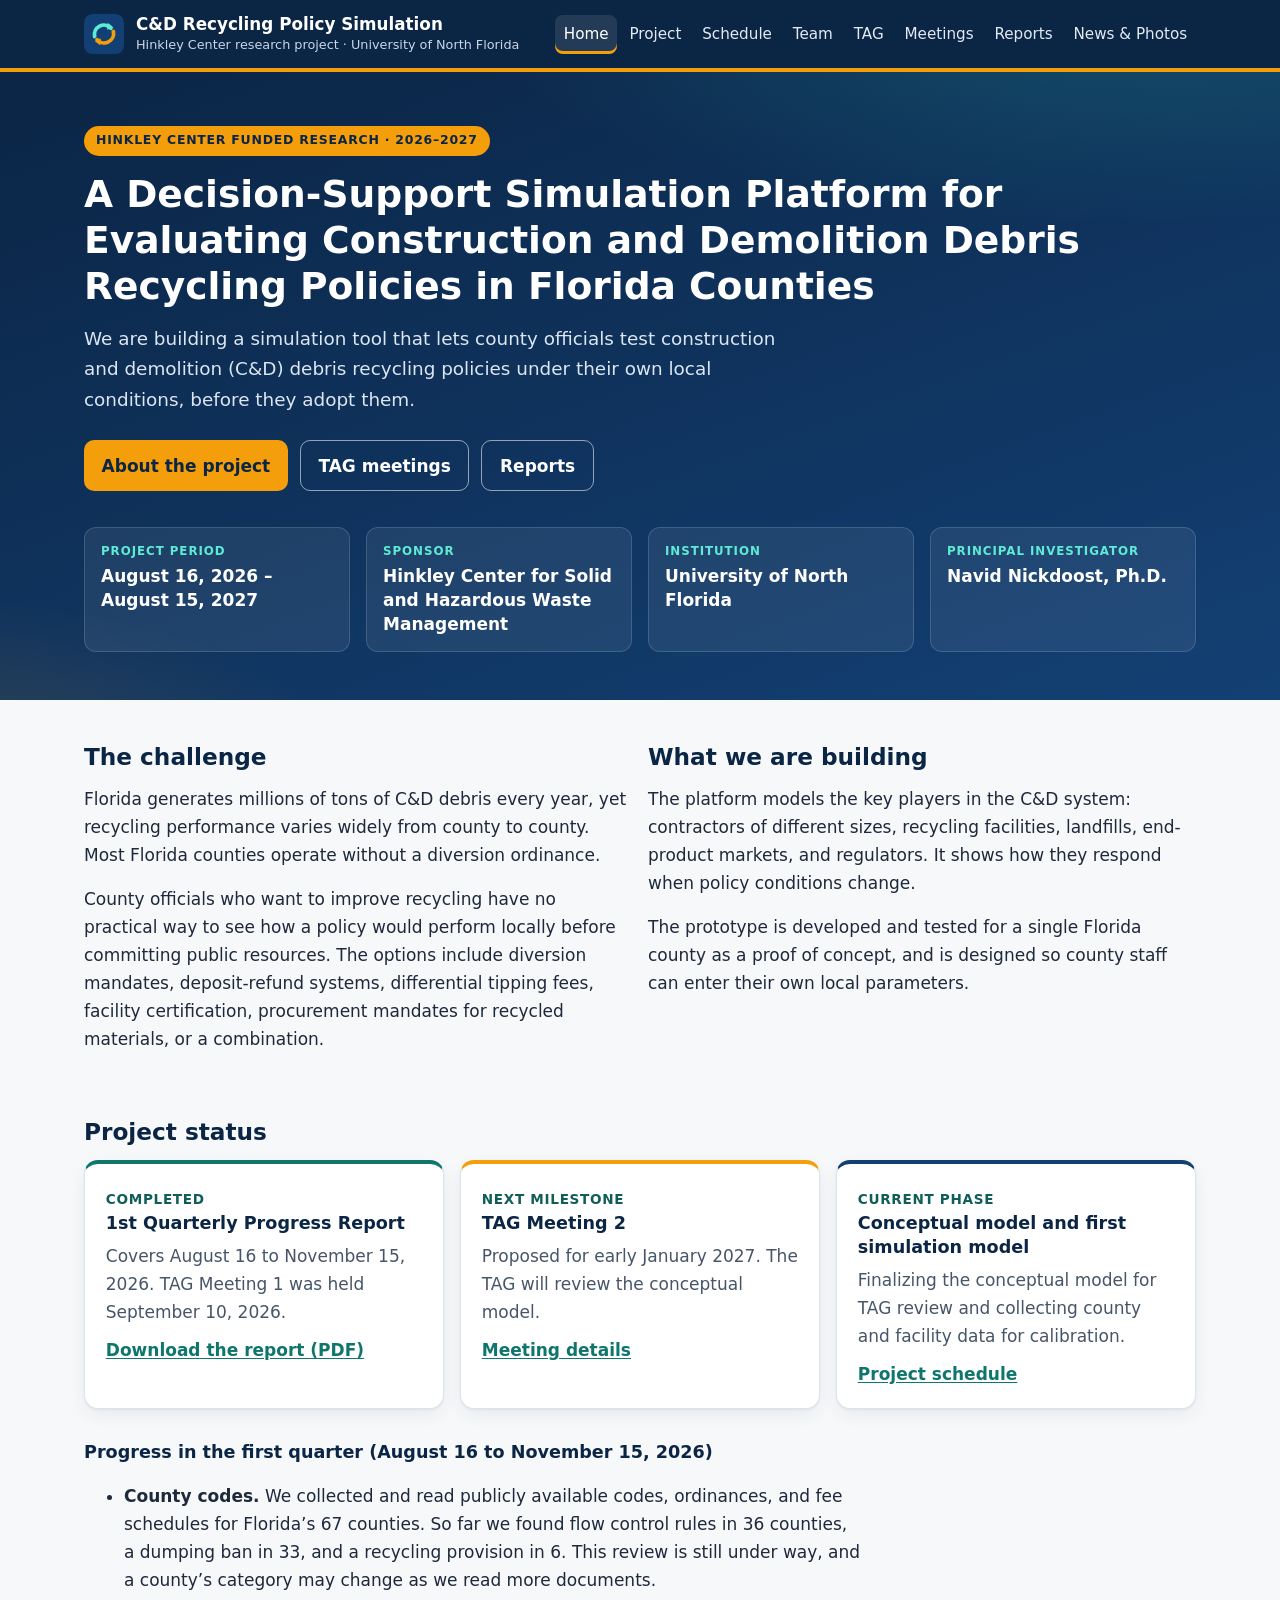
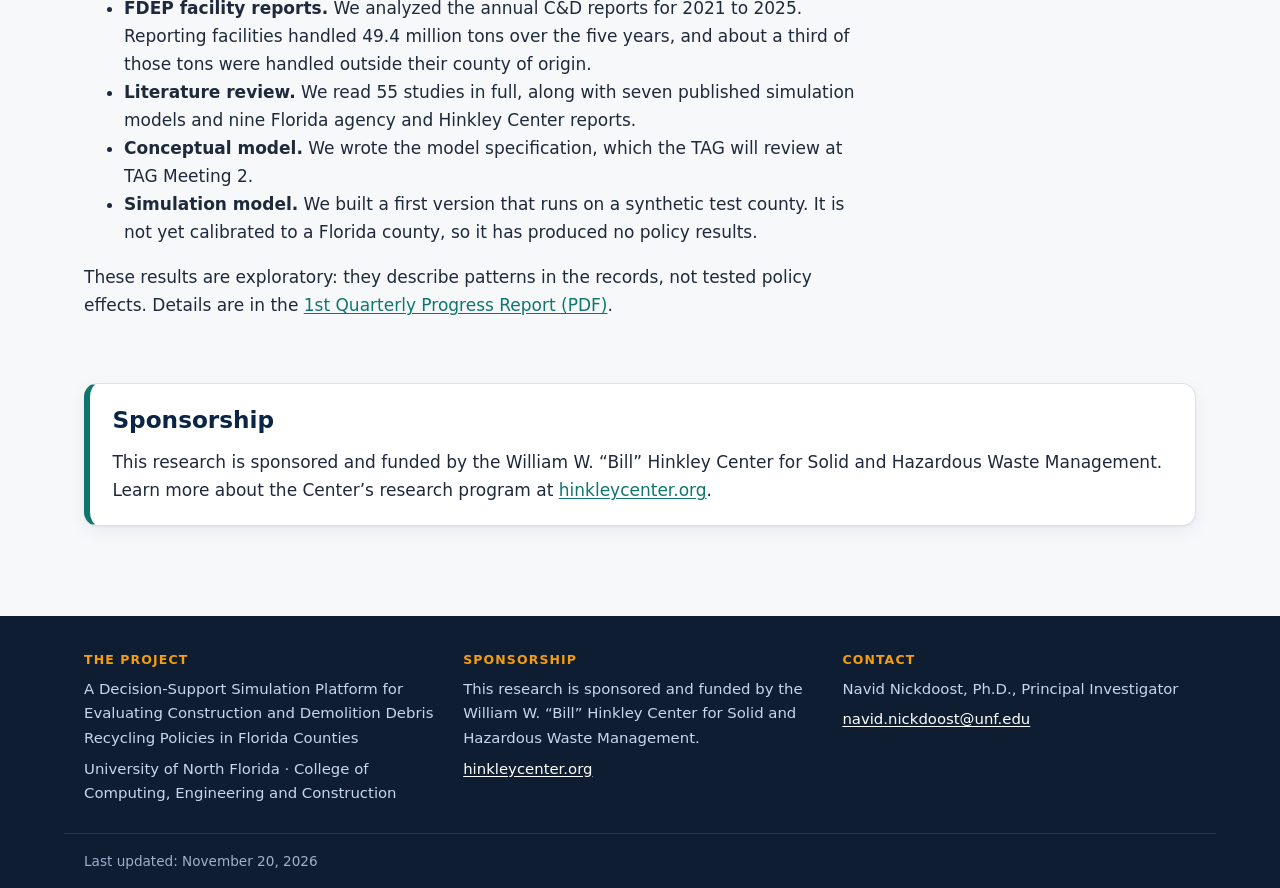
<file: index.html>
<!DOCTYPE html>
<html lang="en">
<head>
  <meta charset="utf-8">
  <meta name="viewport" content="width=device-width, initial-scale=1">
  <title>C&amp;D Recycling Policy Simulation | Hinkley Center Research Project</title>
  <meta name="description" content="A Hinkley Center funded project at the University of North Florida building a simulation tool that lets Florida counties test construction and demolition debris recycling policies before adopting them.">
  <meta property="og:title" content="C&amp;D Recycling Policy Simulation | Hinkley Center Research Project">
  <meta property="og:description" content="A Hinkley Center funded project at the University of North Florida building a simulation tool that lets Florida counties test construction and demolition debris recycling policies before adopting them.">
  <meta property="og:type" content="website">
  <link rel="icon" href="favicon.svg" type="image/svg+xml">
  <link rel="stylesheet" href="style.css">
</head>
<body>
  <a class="skip-link" href="#main">Skip to main content</a>

  <header class="site-header">
    <div class="wrap header-inner">
      <a class="brand" href="index.html">
        <svg class="brand-mark" viewBox="0 0 64 64" aria-hidden="true" focusable="false"><rect width="64" height="64" rx="14" fill="#134074"/><path d="M17 36a15 15 0 0 1 26-13" fill="none" stroke="#5EEAD4" stroke-width="6" stroke-linecap="round"/><path d="M47 28a15 15 0 0 1-26 13" fill="none" stroke="#F59E0B" stroke-width="6" stroke-linecap="round"/><path d="M38 14l9 7-10 4z" fill="#5EEAD4"/><path d="M26 50l-9-7 10-4z" fill="#F59E0B"/></svg>
        <span>
          <span class="brand-name">C&amp;D Recycling Policy Simulation</span>
          <span class="brand-sub">Hinkley Center research project &middot; University of North Florida</span>
        </span>
      </a>
      <nav class="site-nav" aria-label="Main">
        <ul>
          <li><a href="index.html" aria-current="page">Home</a></li>
          <li><a href="project.html">Project</a></li>
          <li><a href="schedule.html">Schedule</a></li>
          <li><a href="team.html">Team</a></li>
          <li><a href="tag.html">TAG</a></li>
          <li><a href="meetings.html">Meetings</a></li>
          <li><a href="reports.html">Reports</a></li>
          <li><a href="news.html">News &amp; Photos</a></li>
        </ul>
      </nav>
    </div>
  </header>

  <main id="main">
    <section class="hero">
      <div class="wrap">
        <span class="eyebrow">Hinkley Center funded research &middot; 2026&ndash;2027</span>
        <h1>A Decision-Support Simulation Platform for Evaluating Construction and Demolition Debris Recycling Policies in Florida Counties</h1>
        <p class="lead">We are building a simulation tool that lets county officials test construction and demolition (C&amp;D) debris recycling policies under their own local conditions, before they adopt them.</p>
        <div class="actions">
          <a class="btn btn-primary" href="project.html">About the project</a>
          <a class="btn btn-ghost" href="meetings.html">TAG meetings</a>
          <a class="btn btn-ghost" href="reports.html">Reports</a>
        </div>
        <dl class="facts">
          <div class="fact"><dt>Project period</dt><dd>August 16, 2026 &ndash; August 15, 2027</dd></div>
          <div class="fact"><dt>Sponsor</dt><dd>Hinkley Center for Solid and Hazardous Waste Management</dd></div>
          <div class="fact"><dt>Institution</dt><dd>University of North Florida</dd></div>
          <div class="fact"><dt>Principal Investigator</dt><dd>Navid Nickdoost, Ph.D.</dd></div>
        </dl>
      </div>
    </section>

    <section class="section">
      <div class="wrap grid grid-wide">
        <div class="prose">
          <h2>The challenge</h2>
          <p>Florida generates millions of tons of C&amp;D debris every year, yet recycling performance varies widely from county to county. Most Florida counties operate without a diversion ordinance.</p>
          <p>County officials who want to improve recycling have no practical way to see how a policy would perform locally before committing public resources. The options include diversion mandates, deposit-refund systems, differential tipping fees, facility certification, procurement mandates for recycled materials, or a combination.</p>
        </div>
        <div class="prose">
          <h2>What we are building</h2>
          <p>The platform models the key players in the C&amp;D system: contractors of different sizes, recycling facilities, landfills, end-product markets, and regulators. It shows how they respond when policy conditions change.</p>
          <p>The prototype is developed and tested for a single Florida county as a proof of concept, and is designed so county staff can enter their own local parameters.</p>
        </div>
      </div>
    </section>

    <section class="section">
      <div class="wrap">
        <h2>Project status</h2>
        <div class="grid">
          <div class="card card-accent">
            <span class="meta">Completed</span>
            <h3>1st Quarterly Progress Report</h3>
            <p>Covers August 16 to November 15, 2026. TAG Meeting 1 was held September 10, 2026.</p>
            <a class="more" href="Q1-progress-report.pdf">Download the report (PDF)</a>
          </div>
          <div class="card card-amber">
            <span class="meta">Next milestone</span>
            <h3>TAG Meeting 2</h3>
            <p>Proposed for early January 2027. The TAG will review the conceptual model.</p>
            <a class="more" href="meetings.html#tag-2">Meeting details</a>
          </div>
          <div class="card card-navy">
            <span class="meta">Current phase</span>
            <h3>Conceptual model and first simulation model</h3>
            <p>Finalizing the conceptual model for TAG review and collecting county and facility data for calibration.</p>
            <a class="more" href="schedule.html">Project schedule</a>
          </div>
        </div>

        <div class="prose" style="margin-top:2rem">
          <h3>Progress in the first quarter (August 16 to November 15, 2026)</h3>
          <ul>
            <li><strong>County codes.</strong> We collected and read publicly available codes, ordinances, and fee schedules for Florida&rsquo;s 67 counties. So far we found flow control rules in 36 counties, a dumping ban in 33, and a recycling provision in 6. This review is still under way, and a county&rsquo;s category may change as we read more documents.</li>
            <li><strong>FDEP facility reports.</strong> We analyzed the annual C&amp;D reports for 2021 to 2025. Reporting facilities handled 49.4 million tons over the five years, and about a third of those tons were handled outside their county of origin.</li>
            <li><strong>Literature review.</strong> We read 55 studies in full, along with seven published simulation models and nine Florida agency and Hinkley Center reports.</li>
            <li><strong>Conceptual model.</strong> We wrote the model specification, which the TAG will review at TAG Meeting 2.</li>
            <li><strong>Simulation model.</strong> We built a first version that runs on a synthetic test county. It is not yet calibrated to a Florida county, so it has produced no policy results.</li>
          </ul>
          <p>These results are exploratory: they describe patterns in the records, not tested policy effects. Details are in the <a href="Q1-progress-report.pdf">1st Quarterly Progress Report (PDF)</a>.</p>
        </div>
      </div>
    </section>

    <section class="section">
      <div class="wrap">
        <div class="sponsor">
          <h2>Sponsorship</h2>
          <p>This research is sponsored and funded by the William W. &ldquo;Bill&rdquo; Hinkley Center for Solid and Hazardous Waste Management. Learn more about the Center&rsquo;s research program at <a href="https://www.hinkleycenter.org/">hinkleycenter.org</a>.</p>
        </div>
      </div>
    </section>

  </main>

  <footer class="site-footer">
    <div class="wrap footer-grid">
      <div>
        <h2>The project</h2>
        <p>A Decision-Support Simulation Platform for Evaluating Construction and Demolition Debris Recycling Policies in Florida Counties</p>
        <p>University of North Florida &middot; College of Computing, Engineering and Construction</p>
      </div>
      <div>
        <h2>Sponsorship</h2>
        <p>This research is sponsored and funded by the William W. &ldquo;Bill&rdquo; Hinkley Center for Solid and Hazardous Waste Management.</p>
        <p><a href="https://www.hinkleycenter.org/">hinkleycenter.org</a></p>
      </div>
      <div>
        <h2>Contact</h2>
        <p>Navid Nickdoost, Ph.D., Principal Investigator</p>
        <p><a href="mailto:navid.nickdoost@unf.edu">navid.nickdoost@unf.edu</a></p>
      </div>
    </div>
    <div class="wrap footer-bottom">
      <!-- Update this date whenever you change the site. -->
      Last updated: November 20, 2026
    </div>
  </footer>
</body>
</html>
</file>
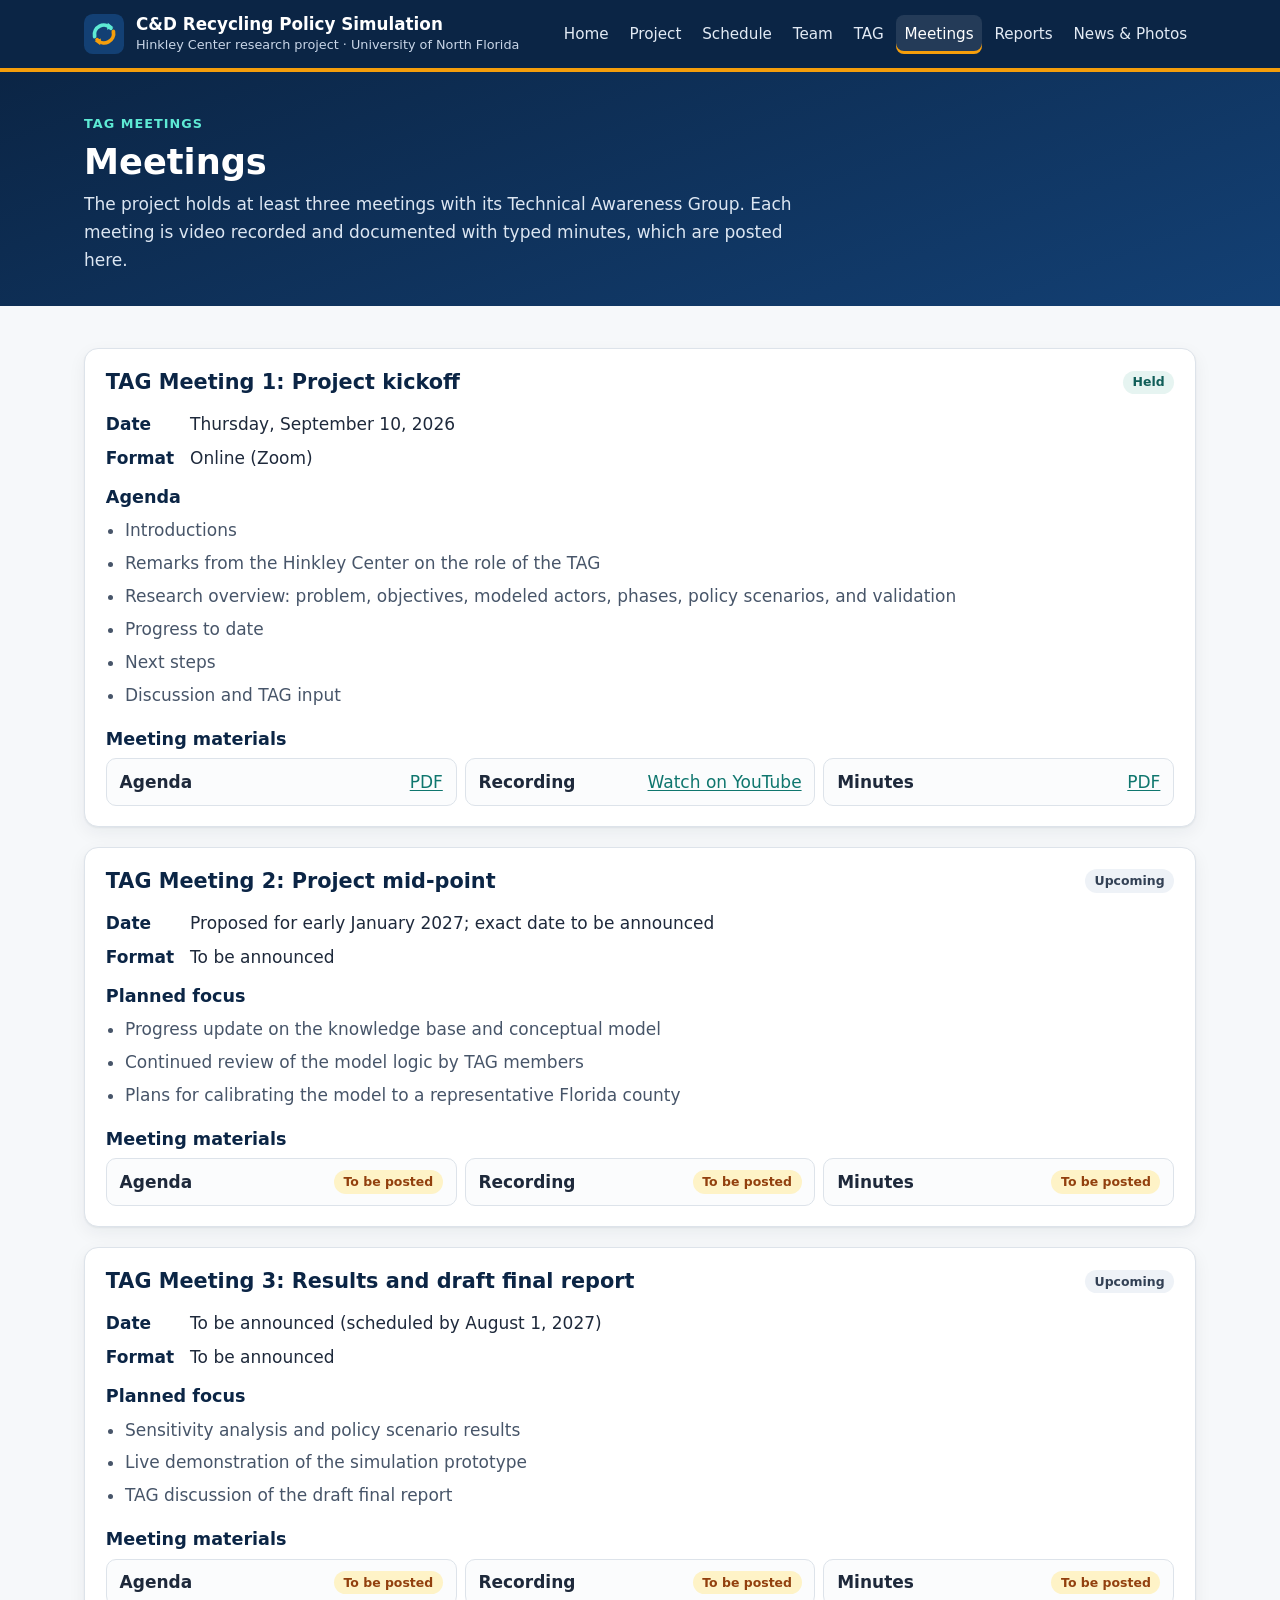
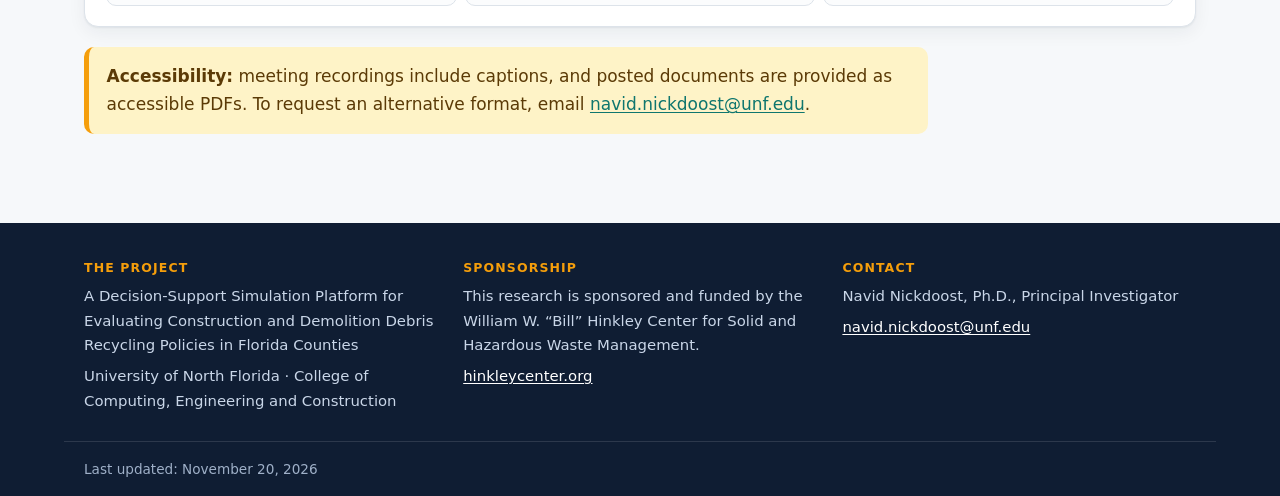
<file: meetings.html>
<!DOCTYPE html>
<html lang="en">
<head>
  <meta charset="utf-8">
  <meta name="viewport" content="width=device-width, initial-scale=1">
  <title>Meetings | C&amp;D Recycling Policy Simulation</title>
  <meta name="description" content="TAG meeting dates, recordings, and minutes for the C&amp;D recycling policy simulation project.">
  <meta property="og:title" content="Meetings | C&amp;D Recycling Policy Simulation">
  <meta property="og:description" content="TAG meeting dates, recordings, and minutes for the C&amp;D recycling policy simulation project.">
  <meta property="og:type" content="website">
  <link rel="icon" href="favicon.svg" type="image/svg+xml">
  <link rel="stylesheet" href="style.css">
</head>
<body>
  <a class="skip-link" href="#main">Skip to main content</a>

  <header class="site-header">
    <div class="wrap header-inner">
      <a class="brand" href="index.html">
        <svg class="brand-mark" viewBox="0 0 64 64" aria-hidden="true" focusable="false"><rect width="64" height="64" rx="14" fill="#134074"/><path d="M17 36a15 15 0 0 1 26-13" fill="none" stroke="#5EEAD4" stroke-width="6" stroke-linecap="round"/><path d="M47 28a15 15 0 0 1-26 13" fill="none" stroke="#F59E0B" stroke-width="6" stroke-linecap="round"/><path d="M38 14l9 7-10 4z" fill="#5EEAD4"/><path d="M26 50l-9-7 10-4z" fill="#F59E0B"/></svg>
        <span>
          <span class="brand-name">C&amp;D Recycling Policy Simulation</span>
          <span class="brand-sub">Hinkley Center research project &middot; University of North Florida</span>
        </span>
      </a>
      <nav class="site-nav" aria-label="Main">
        <ul>
          <li><a href="index.html">Home</a></li>
          <li><a href="project.html">Project</a></li>
          <li><a href="schedule.html">Schedule</a></li>
          <li><a href="team.html">Team</a></li>
          <li><a href="tag.html">TAG</a></li>
          <li><a href="meetings.html" aria-current="page">Meetings</a></li>
          <li><a href="reports.html">Reports</a></li>
          <li><a href="news.html">News &amp; Photos</a></li>
        </ul>
      </nav>
    </div>
  </header>

  <main id="main">
    <section class="page-hero">
      <div class="wrap">
        <span class="kicker">TAG meetings</span>
        <h1>Meetings</h1>
        <p>The project holds at least three meetings with its Technical Awareness Group. Each meeting is video recorded and documented with typed minutes, which are posted here.</p>
      </div>
    </section>

    <section class="section">
      <div class="wrap" style="display:grid;gap:1.25rem">
        <article class="card meeting" id="tag-1">
          <div class="meeting-head">
            <h2>TAG Meeting 1: Project kickoff</h2>
            <span class="badge badge-live">Held</span>
          </div>
          <dl>
            <dt>Date</dt><dd>Thursday, September 10, 2026</dd>
            <dt>Format</dt><dd>Online (Zoom)</dd>
          </dl>
          <div>
            <h3>Agenda</h3>
            <ul class="plain-list"><li>Introductions</li><li>Remarks from the Hinkley Center on the role of the TAG</li><li>Research overview: problem, objectives, modeled actors, phases, policy scenarios, and validation</li><li>Progress to date</li><li>Next steps</li><li>Discussion and TAG input</li></ul>
          </div>
          <div>
            <h3>Meeting materials</h3>
            <ul class="materials">
              <li><span class="label">Agenda</span><a href="TAG-1-agenda.pdf">PDF</a></li>
              <li><span class="label">Recording</span><a href="https://youtu.be/eEtXcCHlQ94">Watch on YouTube</a></li>
              <li><span class="label">Minutes</span><a href="TAG-1-minutes.pdf">PDF</a></li>
            </ul>
          </div>
        </article>
        <article class="card meeting" id="tag-2">
          <div class="meeting-head">
            <h2>TAG Meeting 2: Project mid-point</h2>
            <span class="badge badge-planned">Upcoming</span>
            <!-- After the meeting, change the badge above to: <span class="badge badge-live">Held</span> -->
          </div>
          <dl>
            <dt>Date</dt><dd>Proposed for early January 2027; exact date to be announced</dd>
            <dt>Format</dt><dd>To be announced</dd>
            <!-- Example: <dd>Online (Zoom)</dd> or <dd>In person, UNF Building 4</dd> -->
          </dl>
          <div>
            <h3>Planned focus</h3>
            <ul class="plain-list"><li>Progress update on the knowledge base and conceptual model</li><li>Continued review of the model logic by TAG members</li><li>Plans for calibrating the model to a representative Florida county</li></ul>
          </div>
          <div>
            <h3>Meeting materials</h3>
            <ul class="materials">
              <li><span class="label">Agenda</span><span class="badge badge-pending">To be posted</span></li>
              <!-- <li><span class="label">Agenda</span><a href="TAG-2-agenda.pdf">PDF</a></li> -->
              <li><span class="label">Recording</span><span class="badge badge-pending">To be posted</span></li>
              <!-- WHEN POSTED: replace the line above with:
              <li><span class="label">Recording</span><a href="https://youtu.be/VIDEO-ID">Watch on YouTube</a></li> -->
              <li><span class="label">Minutes</span><span class="badge badge-pending">To be posted</span></li>
              <!-- WHEN POSTED: upload TAG-2-minutes.pdf and replace the line above with:
              <li><span class="label">Minutes</span><a href="TAG-2-minutes.pdf">PDF</a></li> -->
            </ul>
          </div>
        </article>
        <article class="card meeting" id="tag-3">
          <div class="meeting-head">
            <h2>TAG Meeting 3: Results and draft final report</h2>
            <span class="badge badge-planned">Upcoming</span>
            <!-- After the meeting, change the badge above to: <span class="badge badge-live">Held</span> -->
          </div>
          <dl>
            <dt>Date</dt><dd>To be announced (scheduled by August 1, 2027)</dd>
            <dt>Format</dt><dd>To be announced</dd>
            <!-- Example: <dd>Online (Zoom)</dd> or <dd>In person, UNF Building 4</dd> -->
          </dl>
          <div>
            <h3>Planned focus</h3>
            <ul class="plain-list"><li>Sensitivity analysis and policy scenario results</li><li>Live demonstration of the simulation prototype</li><li>TAG discussion of the draft final report</li></ul>
          </div>
          <div>
            <h3>Meeting materials</h3>
            <ul class="materials">
              <li><span class="label">Agenda</span><span class="badge badge-pending">To be posted</span></li>
              <!-- <li><span class="label">Agenda</span><a href="TAG-3-agenda.pdf">PDF</a></li> -->
              <li><span class="label">Recording</span><span class="badge badge-pending">To be posted</span></li>
              <!-- WHEN POSTED: replace the line above with:
              <li><span class="label">Recording</span><a href="https://youtu.be/VIDEO-ID">Watch on YouTube</a></li> -->
              <li><span class="label">Minutes</span><span class="badge badge-pending">To be posted</span></li>
              <!-- WHEN POSTED: upload TAG-3-minutes.pdf and replace the line above with:
              <li><span class="label">Minutes</span><a href="TAG-3-minutes.pdf">PDF</a></li> -->
            </ul>
          </div>
        </article>
        <div class="note">
          <p><strong>Accessibility:</strong> meeting recordings include captions, and posted documents are provided as accessible PDFs. To request an alternative format, email <a href="mailto:navid.nickdoost@unf.edu">navid.nickdoost@unf.edu</a>.</p>
        </div>
      </div>
    </section>

  </main>

  <footer class="site-footer">
    <div class="wrap footer-grid">
      <div>
        <h2>The project</h2>
        <p>A Decision-Support Simulation Platform for Evaluating Construction and Demolition Debris Recycling Policies in Florida Counties</p>
        <p>University of North Florida &middot; College of Computing, Engineering and Construction</p>
      </div>
      <div>
        <h2>Sponsorship</h2>
        <p>This research is sponsored and funded by the William W. &ldquo;Bill&rdquo; Hinkley Center for Solid and Hazardous Waste Management.</p>
        <p><a href="https://www.hinkleycenter.org/">hinkleycenter.org</a></p>
      </div>
      <div>
        <h2>Contact</h2>
        <p>Navid Nickdoost, Ph.D., Principal Investigator</p>
        <p><a href="mailto:navid.nickdoost@unf.edu">navid.nickdoost@unf.edu</a></p>
      </div>
    </div>
    <div class="wrap footer-bottom">
      <!-- Update this date whenever you change the site. -->
      Last updated: November 20, 2026
    </div>
  </footer>
</body>
</html>
</file>
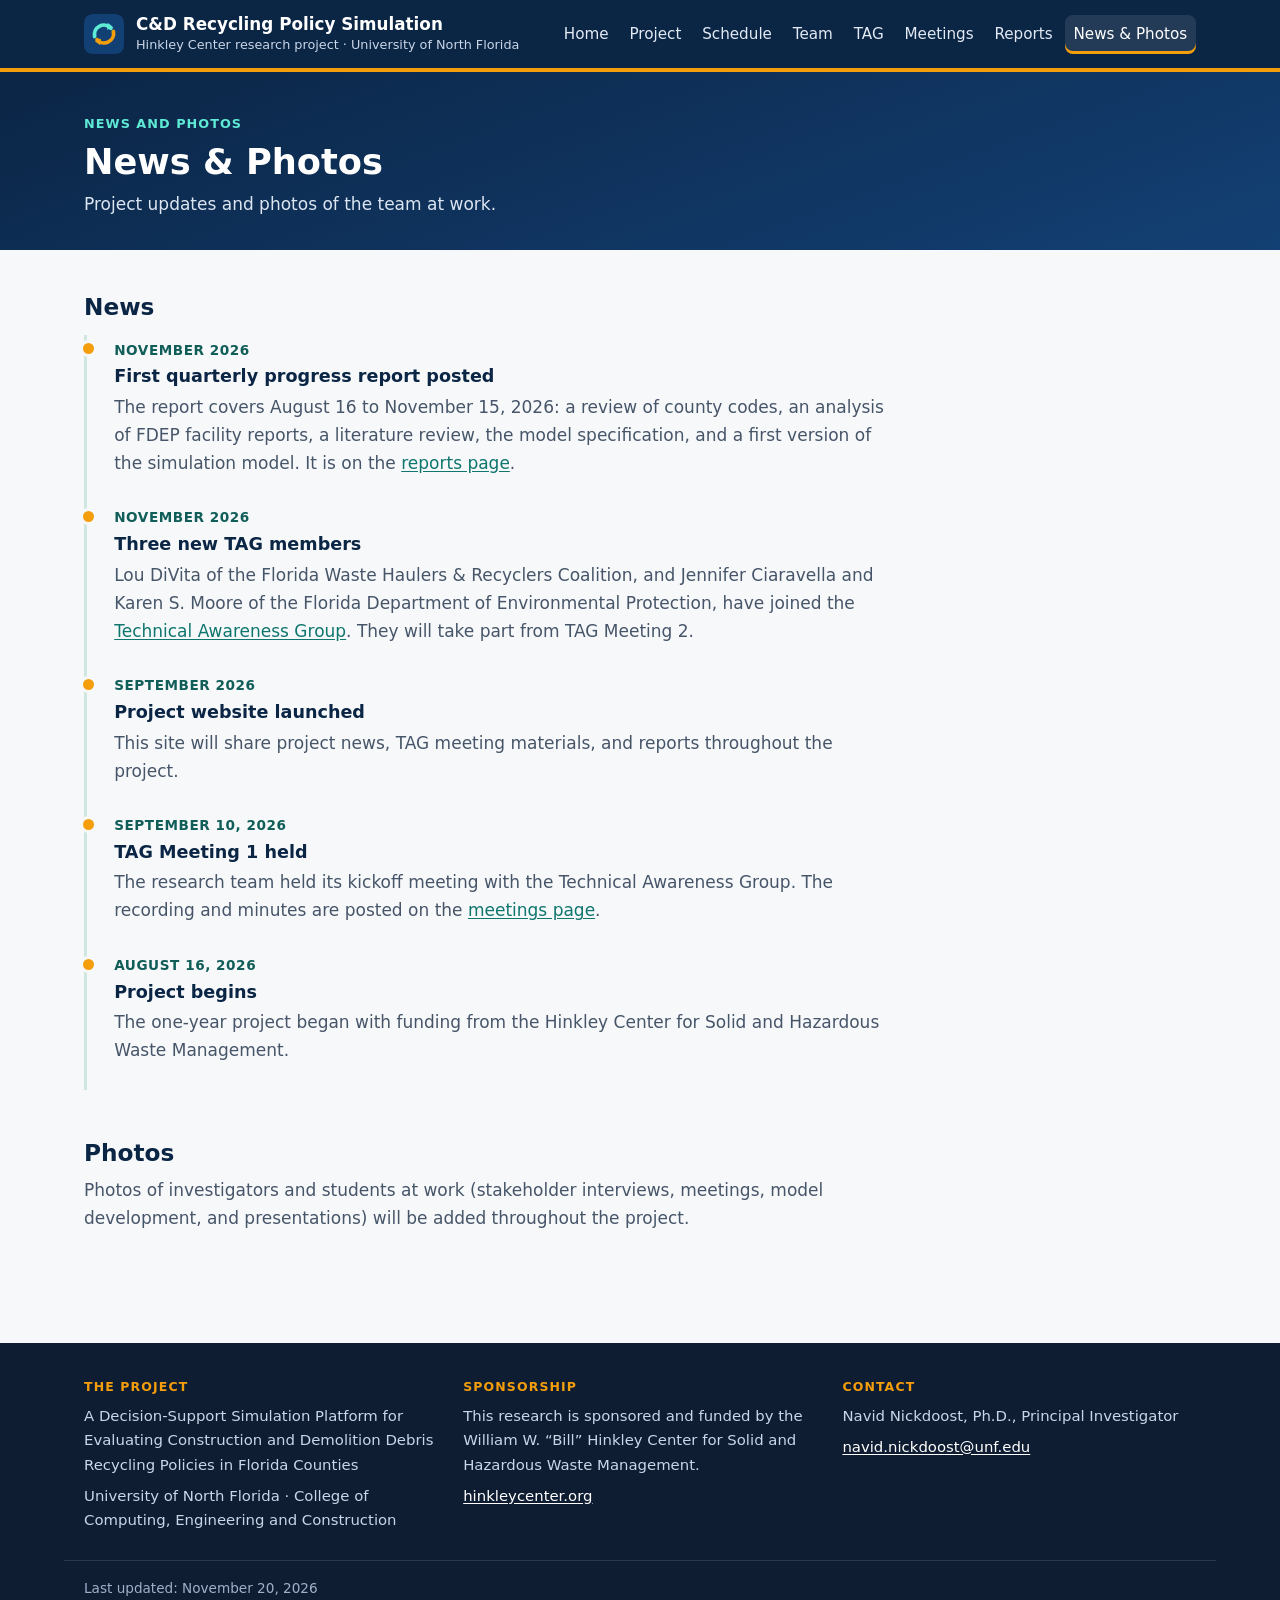
<file: news.html>
<!DOCTYPE html>
<html lang="en">
<head>
  <meta charset="utf-8">
  <meta name="viewport" content="width=device-width, initial-scale=1">
  <title>News &amp; Photos | C&amp;D Recycling Policy Simulation</title>
  <meta name="description" content="News and photos from the C&amp;D recycling policy simulation project.">
  <meta property="og:title" content="News &amp; Photos | C&amp;D Recycling Policy Simulation">
  <meta property="og:description" content="News and photos from the C&amp;D recycling policy simulation project.">
  <meta property="og:type" content="website">
  <link rel="icon" href="favicon.svg" type="image/svg+xml">
  <link rel="stylesheet" href="style.css">
</head>
<body>
  <a class="skip-link" href="#main">Skip to main content</a>

  <header class="site-header">
    <div class="wrap header-inner">
      <a class="brand" href="index.html">
        <svg class="brand-mark" viewBox="0 0 64 64" aria-hidden="true" focusable="false"><rect width="64" height="64" rx="14" fill="#134074"/><path d="M17 36a15 15 0 0 1 26-13" fill="none" stroke="#5EEAD4" stroke-width="6" stroke-linecap="round"/><path d="M47 28a15 15 0 0 1-26 13" fill="none" stroke="#F59E0B" stroke-width="6" stroke-linecap="round"/><path d="M38 14l9 7-10 4z" fill="#5EEAD4"/><path d="M26 50l-9-7 10-4z" fill="#F59E0B"/></svg>
        <span>
          <span class="brand-name">C&amp;D Recycling Policy Simulation</span>
          <span class="brand-sub">Hinkley Center research project &middot; University of North Florida</span>
        </span>
      </a>
      <nav class="site-nav" aria-label="Main">
        <ul>
          <li><a href="index.html">Home</a></li>
          <li><a href="project.html">Project</a></li>
          <li><a href="schedule.html">Schedule</a></li>
          <li><a href="team.html">Team</a></li>
          <li><a href="tag.html">TAG</a></li>
          <li><a href="meetings.html">Meetings</a></li>
          <li><a href="reports.html">Reports</a></li>
          <li><a href="news.html" aria-current="page">News &amp; Photos</a></li>
        </ul>
      </nav>
    </div>
  </header>

  <main id="main">
    <section class="page-hero">
      <div class="wrap">
        <span class="kicker">News and photos</span>
        <h1>News &amp; Photos</h1>
        <p>Project updates and photos of the team at work.</p>
      </div>
    </section>

    <section class="section">
      <div class="wrap">
        <h2>News</h2>
        <ol class="timeline" reversed>
          <!-- Add new items at the top. Copy this pattern:
          <li>
            <time datetime="2026-10-01">October 2026</time>
            <h3>Headline</h3>
            <p>One or two sentences.</p>
          </li> -->
          <li>
            <time datetime="2026-11">November 2026</time>
            <h3>First quarterly progress report posted</h3>
            <p>The report covers August 16 to November 15, 2026: a review of county codes, an analysis of FDEP facility reports, a literature review, the model specification, and a first version of the simulation model. It is on the <a href="reports.html">reports page</a>.</p>
          </li>
          <li>
            <time datetime="2026-11">November 2026</time>
            <h3>Three new TAG members</h3>
            <p>Lou DiVita of the Florida Waste Haulers &amp; Recyclers Coalition, and Jennifer Ciaravella and Karen S. Moore of the Florida Department of Environmental Protection, have joined the <a href="tag.html">Technical Awareness Group</a>. They will take part from TAG Meeting 2.</p>
          </li>
          <li>
            <time datetime="2026-09">September 2026</time>
            <h3>Project website launched</h3>
            <p>This site will share project news, TAG meeting materials, and reports throughout the project.</p>
          </li>
          <li>
            <time datetime="2026-09-10">September 10, 2026</time>
            <h3>TAG Meeting 1 held</h3>
            <p>The research team held its kickoff meeting with the Technical Awareness Group. The recording and minutes are posted on the <a href="meetings.html#tag-1">meetings page</a>.</p>
          </li>
          <li>
            <time datetime="2026-08-16">August 16, 2026</time>
            <h3>Project begins</h3>
            <p>The one-year project began with funding from the Hinkley Center for Solid and Hazardous Waste Management.</p>
          </li>
        </ol>
      </div>
    </section>

    <section class="section">
      <div class="wrap">
        <h2>Photos</h2>
        <p class="section-intro">Photos of investigators and students at work (stakeholder interviews, meetings, model development, and presentations) will be added throughout the project.</p>
        <!-- Add photos inside the grid below. Save images in photos/ and copy this pattern:
        <div class="photo-grid">
          <figure>
            <img src="2026-10-interview.jpg" alt="Describe what the photo shows">
            <figcaption>Short caption, month and year</figcaption>
          </figure>
        </div> -->
      </div>
    </section>

  </main>

  <footer class="site-footer">
    <div class="wrap footer-grid">
      <div>
        <h2>The project</h2>
        <p>A Decision-Support Simulation Platform for Evaluating Construction and Demolition Debris Recycling Policies in Florida Counties</p>
        <p>University of North Florida &middot; College of Computing, Engineering and Construction</p>
      </div>
      <div>
        <h2>Sponsorship</h2>
        <p>This research is sponsored and funded by the William W. &ldquo;Bill&rdquo; Hinkley Center for Solid and Hazardous Waste Management.</p>
        <p><a href="https://www.hinkleycenter.org/">hinkleycenter.org</a></p>
      </div>
      <div>
        <h2>Contact</h2>
        <p>Navid Nickdoost, Ph.D., Principal Investigator</p>
        <p><a href="mailto:navid.nickdoost@unf.edu">navid.nickdoost@unf.edu</a></p>
      </div>
    </div>
    <div class="wrap footer-bottom">
      <!-- Update this date whenever you change the site. -->
      Last updated: November 20, 2026
    </div>
  </footer>
</body>
</html>
</file>
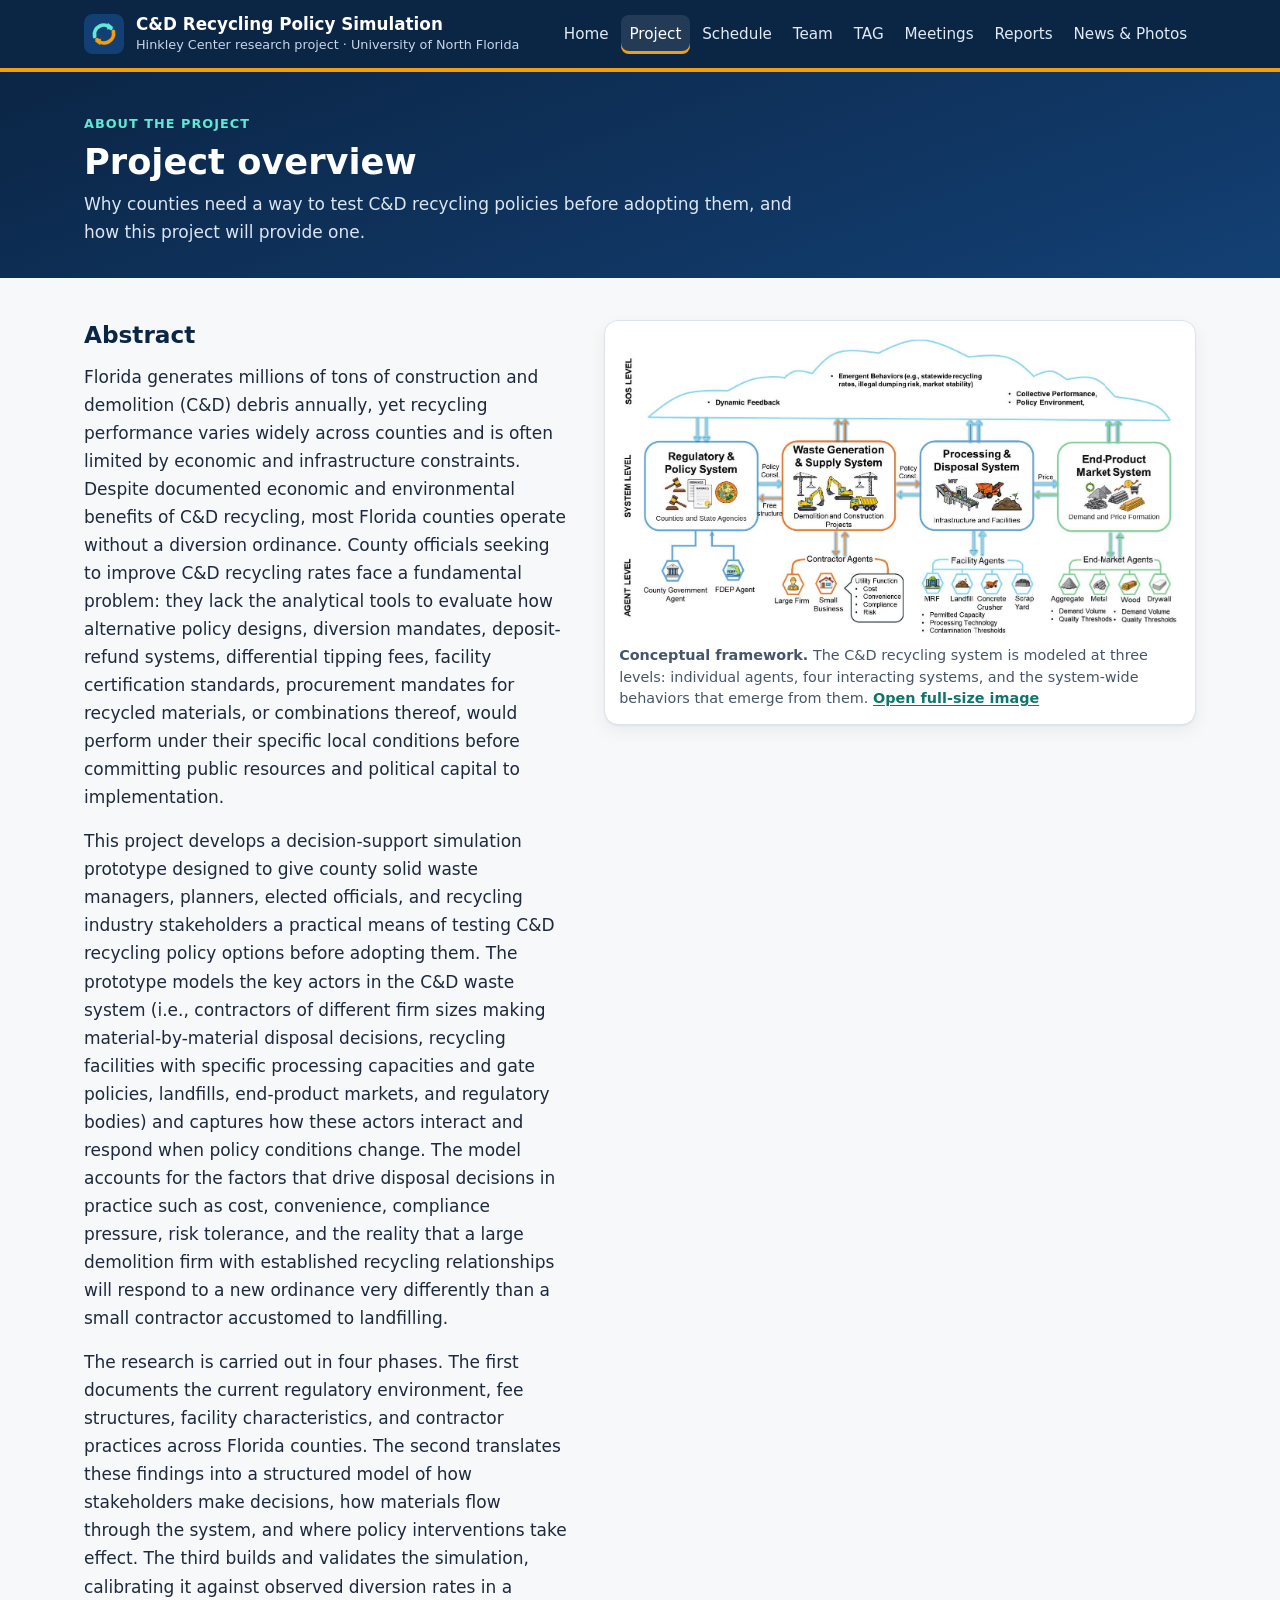
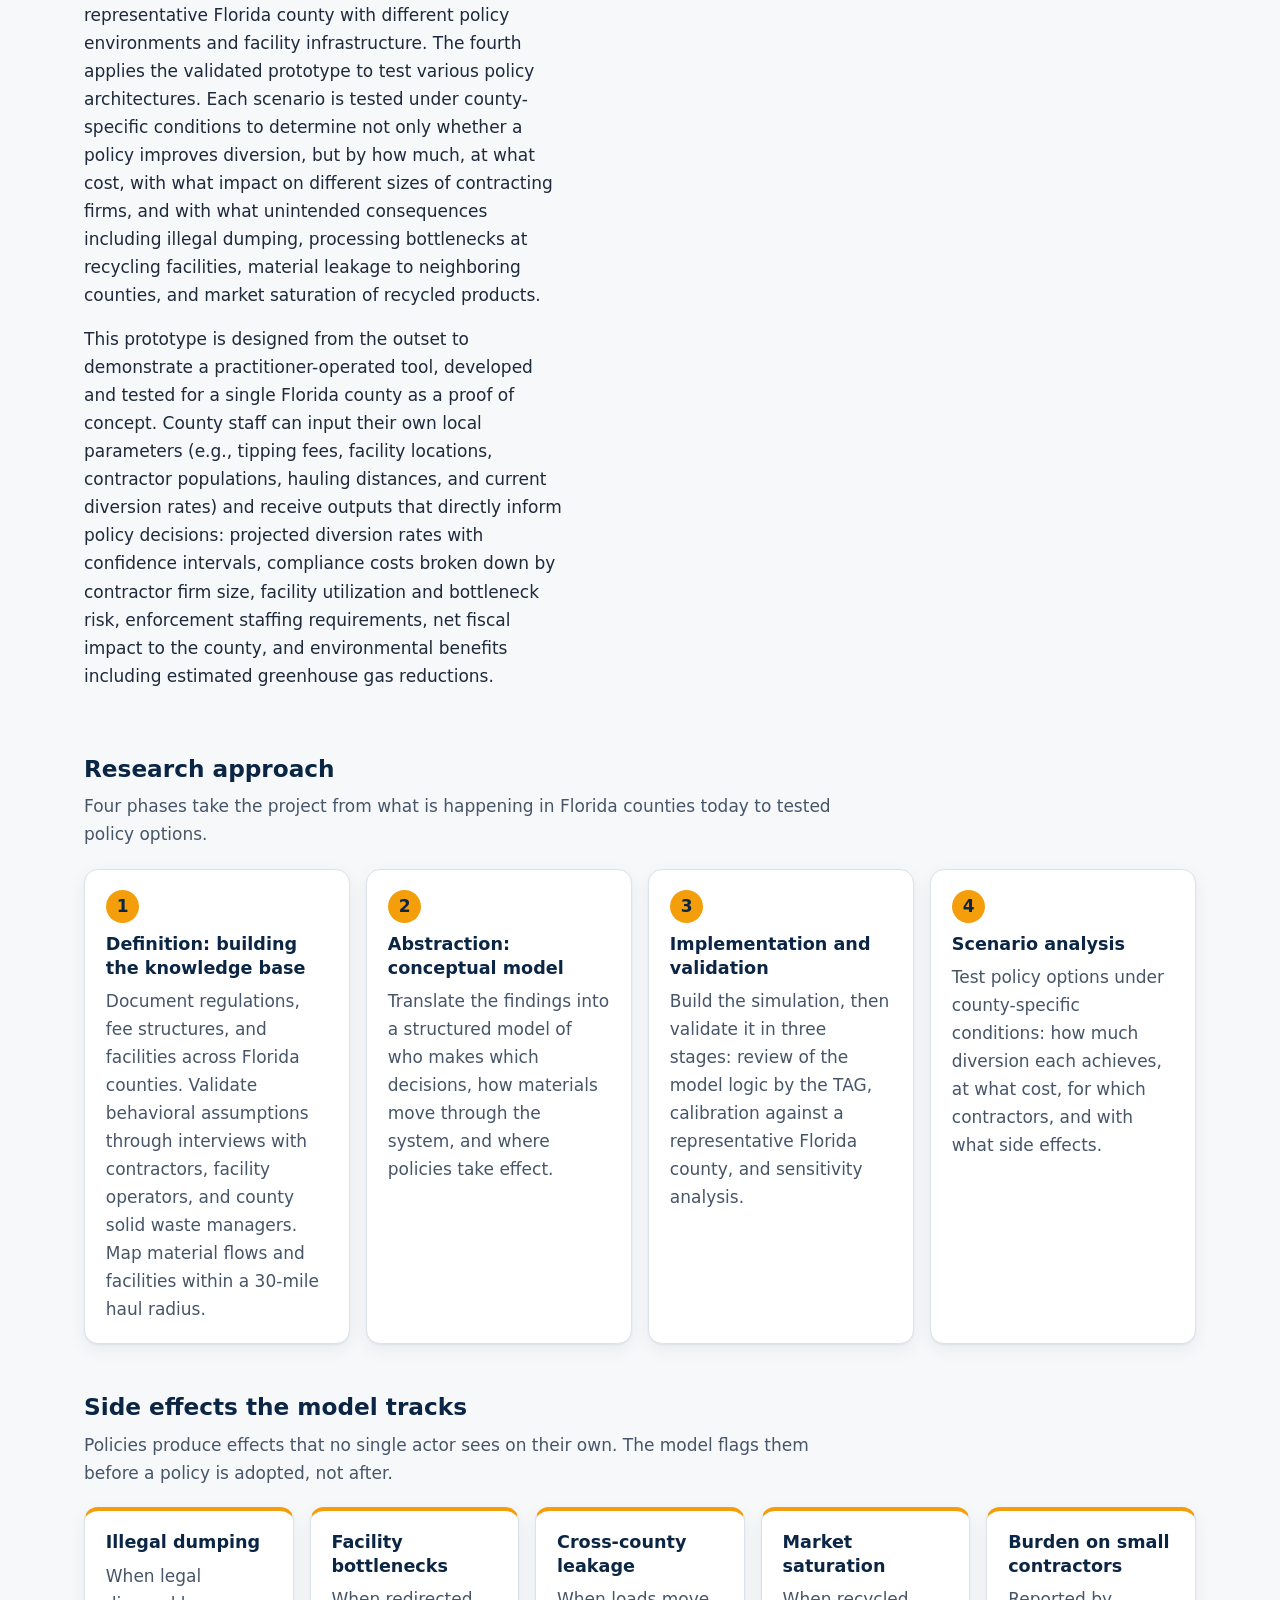
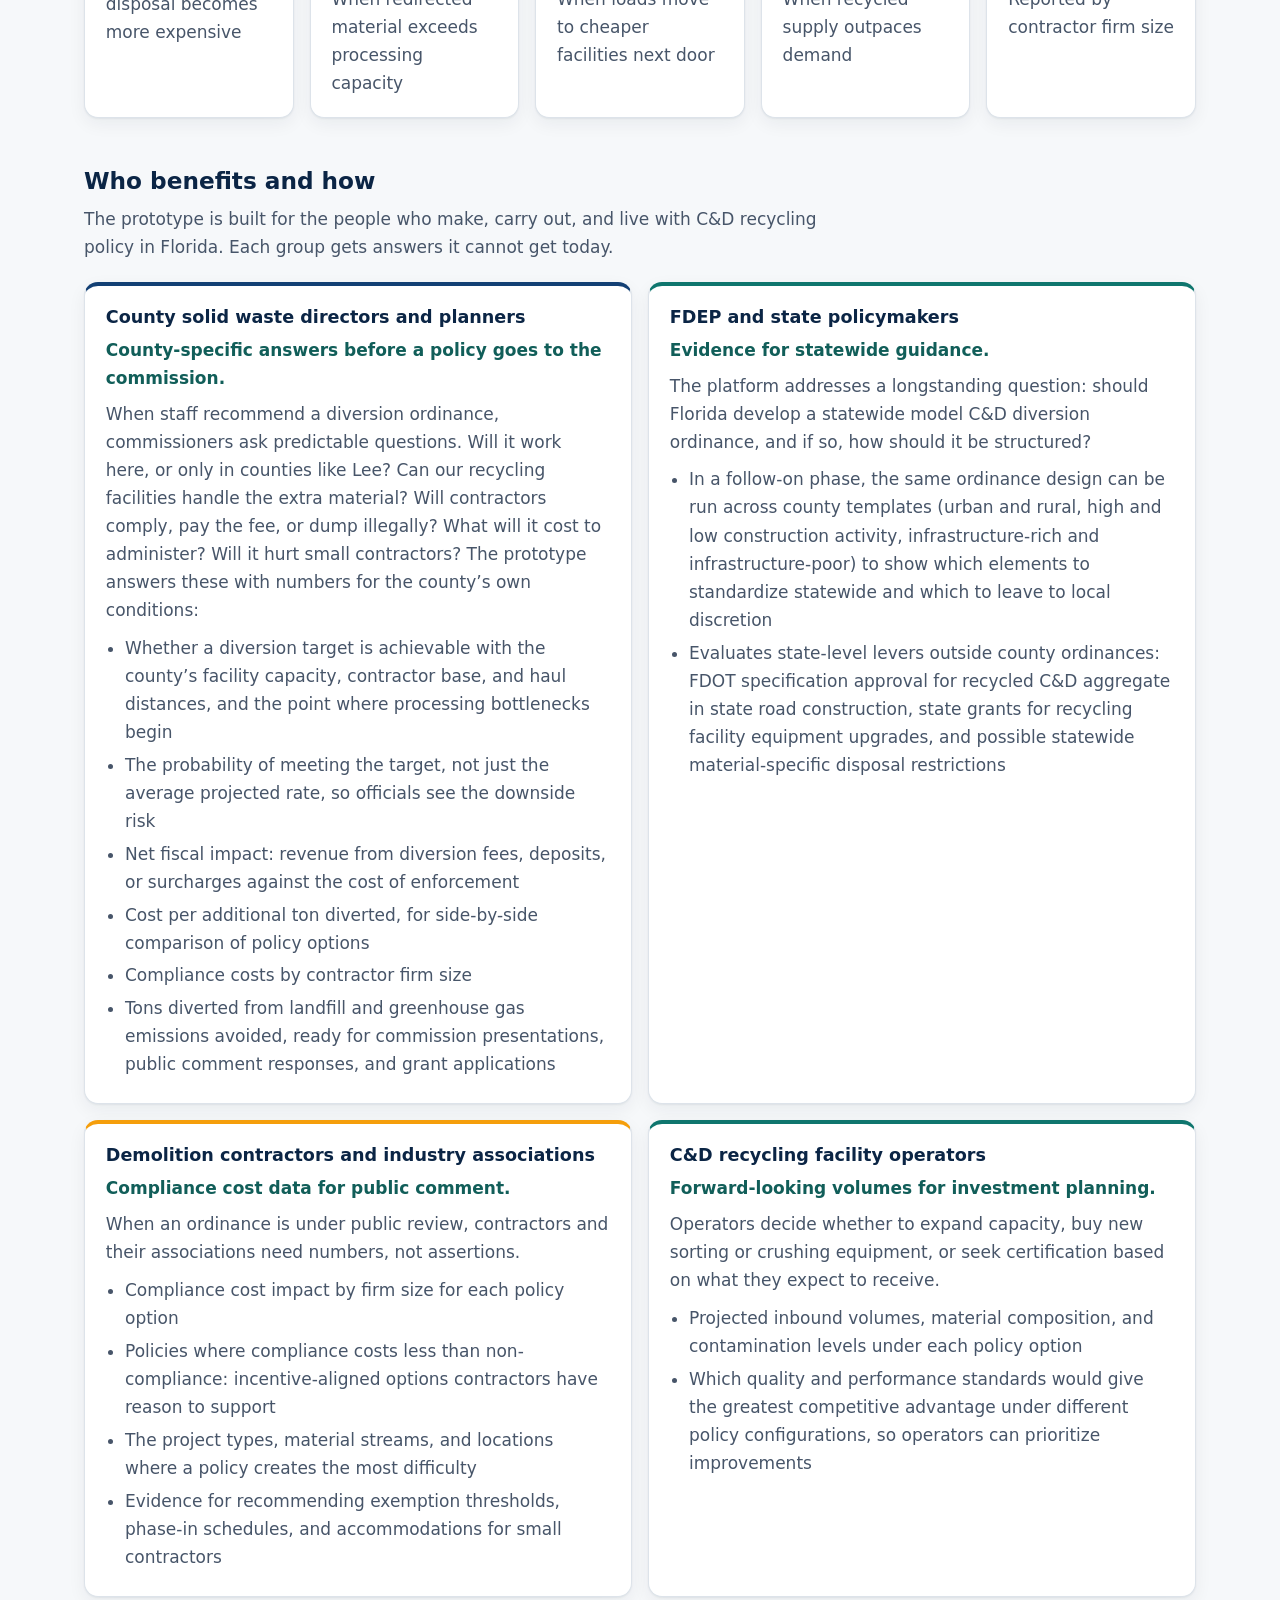
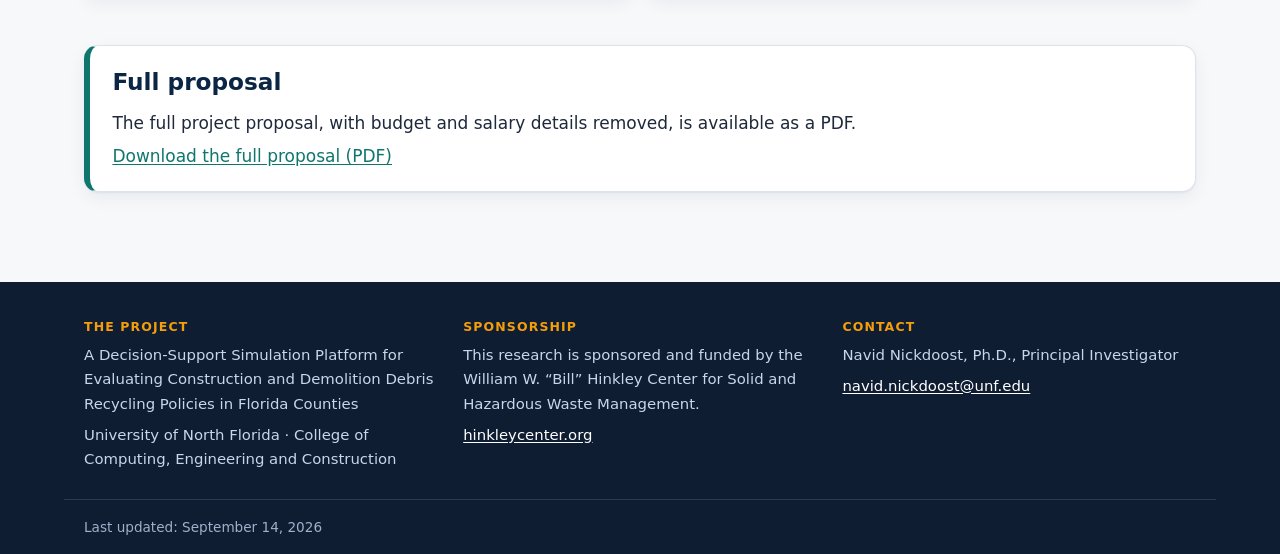
<file: project.html>
<!DOCTYPE html>
<html lang="en">
<head>
  <meta charset="utf-8">
  <meta name="viewport" content="width=device-width, initial-scale=1">
  <title>Project | C&amp;D Recycling Policy Simulation</title>
  <meta name="description" content="Abstract, conceptual framework, research approach, and expected benefits of the C&amp;D recycling policy simulation project.">
  <meta property="og:title" content="Project | C&amp;D Recycling Policy Simulation">
  <meta property="og:description" content="Abstract, conceptual framework, research approach, and expected benefits of the C&amp;D recycling policy simulation project.">
  <meta property="og:type" content="website">
  <link rel="icon" href="favicon.svg" type="image/svg+xml">
  <link rel="stylesheet" href="style.css">
</head>
<body>
  <a class="skip-link" href="#main">Skip to main content</a>

  <header class="site-header">
    <div class="wrap header-inner">
      <a class="brand" href="index.html">
        <svg class="brand-mark" viewBox="0 0 64 64" aria-hidden="true" focusable="false"><rect width="64" height="64" rx="14" fill="#134074"/><path d="M17 36a15 15 0 0 1 26-13" fill="none" stroke="#5EEAD4" stroke-width="6" stroke-linecap="round"/><path d="M47 28a15 15 0 0 1-26 13" fill="none" stroke="#F59E0B" stroke-width="6" stroke-linecap="round"/><path d="M38 14l9 7-10 4z" fill="#5EEAD4"/><path d="M26 50l-9-7 10-4z" fill="#F59E0B"/></svg>
        <span>
          <span class="brand-name">C&amp;D Recycling Policy Simulation</span>
          <span class="brand-sub">Hinkley Center research project &middot; University of North Florida</span>
        </span>
      </a>
      <nav class="site-nav" aria-label="Main">
        <ul>
          <li><a href="index.html">Home</a></li>
          <li><a href="project.html" aria-current="page">Project</a></li>
          <li><a href="schedule.html">Schedule</a></li>
          <li><a href="team.html">Team</a></li>
          <li><a href="tag.html">TAG</a></li>
          <li><a href="meetings.html">Meetings</a></li>
          <li><a href="reports.html">Reports</a></li>
          <li><a href="news.html">News &amp; Photos</a></li>
        </ul>
      </nav>
    </div>
  </header>

  <main id="main">
    <section class="page-hero">
      <div class="wrap">
        <span class="kicker">About the project</span>
        <h1>Project overview</h1>
        <p>Why counties need a way to test C&amp;D recycling policies before adopting them, and how this project will provide one.</p>
      </div>
    </section>

    <section class="section">
      <div class="wrap abstract-layout">
        <div class="prose">
          <h2>Abstract</h2>
          <p>Florida generates millions of tons of construction and demolition (C&amp;D) debris annually, yet recycling performance varies widely across counties and is often limited by economic and infrastructure constraints. Despite documented economic and environmental benefits of C&amp;D recycling, most Florida counties operate without a diversion ordinance. County officials seeking to improve C&amp;D recycling rates face a fundamental problem: they lack the analytical tools to evaluate how alternative policy designs, diversion mandates, deposit-refund systems, differential tipping fees, facility certification standards, procurement mandates for recycled materials, or combinations thereof, would perform under their specific local conditions before committing public resources and political capital to implementation.</p>
          <p>This project develops a decision-support simulation prototype designed to give county solid waste managers, planners, elected officials, and recycling industry stakeholders a practical means of testing C&amp;D recycling policy options before adopting them. The prototype models the key actors in the C&amp;D waste system (i.e., contractors of different firm sizes making material-by-material disposal decisions, recycling facilities with specific processing capacities and gate policies, landfills, end-product markets, and regulatory bodies) and captures how these actors interact and respond when policy conditions change. The model accounts for the factors that drive disposal decisions in practice such as cost, convenience, compliance pressure, risk tolerance, and the reality that a large demolition firm with established recycling relationships will respond to a new ordinance very differently than a small contractor accustomed to landfilling.</p>
          <p>The research is carried out in four phases. The first documents the current regulatory environment, fee structures, facility characteristics, and contractor practices across Florida counties. The second translates these findings into a structured model of how stakeholders make decisions, how materials flow through the system, and where policy interventions take effect. The third builds and validates the simulation, calibrating it against observed diversion rates in a representative Florida county with different policy environments and facility infrastructure. The fourth applies the validated prototype to test various policy architectures. Each scenario is tested under county-specific conditions to determine not only whether a policy improves diversion, but by how much, at what cost, with what impact on different sizes of contracting firms, and with what unintended consequences including illegal dumping, processing bottlenecks at recycling facilities, material leakage to neighboring counties, and market saturation of recycled products.</p>
          <p>This prototype is designed from the outset to demonstrate a practitioner-operated tool, developed and tested for a single Florida county as a proof of concept. County staff can input their own local parameters (e.g., tipping fees, facility locations, contractor populations, hauling distances, and current diversion rates) and receive outputs that directly inform policy decisions: projected diversion rates with confidence intervals, compliance costs broken down by contractor firm size, facility utilization and bottleneck risk, enforcement staffing requirements, net fiscal impact to the county, and environmental benefits including estimated greenhouse gas reductions.</p>
        </div>
        <figure class="framework">
          <img src="conceptual-framework.jpg" width="1449" height="769"
               alt="Conceptual framework diagram with three levels. Agent level: county government and FDEP agents; contractor agents (large firms and small businesses) whose choices weigh cost, convenience, compliance, and risk; facility agents (material recovery facilities, landfills, concrete crushers, scrap yards); and end-market agents (aggregate, metal, wood, drywall). System level: four linked systems (regulatory and policy, waste generation and supply, processing and disposal, and end-product markets) connected by policy constraints and prices. System-of-systems level: a cloud of emergent behaviors such as statewide recycling rates, illegal dumping risk, market stability, collective performance, and dynamic feedback.">
          <figcaption><strong>Conceptual framework.</strong> The C&amp;D recycling system is modeled at three levels: individual agents, four interacting systems, and the system-wide behaviors that emerge from them. <a href="conceptual-framework.jpg">Open full-size image</a></figcaption>
        </figure>
      </div>
    </section>

    <section class="section">
      <div class="wrap">
        <h2>Research approach</h2>
        <p class="section-intro">Four phases take the project from what is happening in Florida counties today to tested policy options.</p>
        <div class="grid">
          <div class="card">
            <span class="phase-num" aria-hidden="true">1</span>
            <h3>Definition: building the knowledge base</h3>
            <p>Document regulations, fee structures, and facilities across Florida counties. Validate behavioral assumptions through interviews with contractors, facility operators, and county solid waste managers. Map material flows and facilities within a 30-mile haul radius.</p>
          </div>
          <div class="card">
            <span class="phase-num" aria-hidden="true">2</span>
            <h3>Abstraction: conceptual model</h3>
            <p>Translate the findings into a structured model of who makes which decisions, how materials move through the system, and where policies take effect.</p>
          </div>
          <div class="card">
            <span class="phase-num" aria-hidden="true">3</span>
            <h3>Implementation and validation</h3>
            <p>Build the simulation, then validate it in three stages: review of the model logic by the TAG, calibration against a representative Florida county, and sensitivity analysis.</p>
          </div>
          <div class="card">
            <span class="phase-num" aria-hidden="true">4</span>
            <h3>Scenario analysis</h3>
            <p>Test policy options under county-specific conditions: how much diversion each achieves, at what cost, for which contractors, and with what side effects.</p>
          </div>
        </div>
      </div>
    </section>

    <section class="section">
      <div class="wrap">
        <h2>Side effects the model tracks</h2>
        <p class="section-intro">Policies produce effects that no single actor sees on their own. The model flags them before a policy is adopted, not after.</p>
        <div class="grid grid-tight">
          <div class="card card-amber"><h3>Illegal dumping</h3><p>When legal disposal becomes more expensive</p></div>
          <div class="card card-amber"><h3>Facility bottlenecks</h3><p>When redirected material exceeds processing capacity</p></div>
          <div class="card card-amber"><h3>Cross-county leakage</h3><p>When loads move to cheaper facilities next door</p></div>
          <div class="card card-amber"><h3>Market saturation</h3><p>When recycled supply outpaces demand</p></div>
          <div class="card card-amber"><h3>Burden on small contractors</h3><p>Reported by contractor firm size</p></div>
        </div>
      </div>
    </section>

    <section class="section">
      <div class="wrap">
        <h2>Who benefits and how</h2>
        <p class="section-intro">The prototype is built for the people who make, carry out, and live with C&amp;D recycling policy in Florida. Each group gets answers it cannot get today.</p>
        <div class="grid benefit-grid">
          <article class="card card-navy benefit">
            <h3>County solid waste directors and planners</h3>
            <p class="benefit-lead">County-specific answers before a policy goes to the commission.</p>
            <p>When staff recommend a diversion ordinance, commissioners ask predictable questions. Will it work here, or only in counties like Lee? Can our recycling facilities handle the extra material? Will contractors comply, pay the fee, or dump illegally? What will it cost to administer? Will it hurt small contractors? The prototype answers these with numbers for the county&rsquo;s own conditions:</p>
            <ul class="plain-list">
              <li>Whether a diversion target is achievable with the county&rsquo;s facility capacity, contractor base, and haul distances, and the point where processing bottlenecks begin</li>
              <li>The probability of meeting the target, not just the average projected rate, so officials see the downside risk</li>
              <li>Net fiscal impact: revenue from diversion fees, deposits, or surcharges against the cost of enforcement</li>
              <li>Cost per additional ton diverted, for side-by-side comparison of policy options</li>
              <li>Compliance costs by contractor firm size</li>
              <li>Tons diverted from landfill and greenhouse gas emissions avoided, ready for commission presentations, public comment responses, and grant applications</li>
            </ul>
          </article>
          <article class="card card-accent benefit">
            <h3>FDEP and state policymakers</h3>
            <p class="benefit-lead">Evidence for statewide guidance.</p>
            <p>The platform addresses a longstanding question: should Florida develop a statewide model C&amp;D diversion ordinance, and if so, how should it be structured?</p>
            <ul class="plain-list">
              <li>In a follow-on phase, the same ordinance design can be run across county templates (urban and rural, high and low construction activity, infrastructure-rich and infrastructure-poor) to show which elements to standardize statewide and which to leave to local discretion</li>
              <li>Evaluates state-level levers outside county ordinances: FDOT specification approval for recycled C&amp;D aggregate in state road construction, state grants for recycling facility equipment upgrades, and possible statewide material-specific disposal restrictions</li>
            </ul>
          </article>
          <article class="card card-amber benefit">
            <h3>Demolition contractors and industry associations</h3>
            <p class="benefit-lead">Compliance cost data for public comment.</p>
            <p>When an ordinance is under public review, contractors and their associations need numbers, not assertions.</p>
            <ul class="plain-list">
              <li>Compliance cost impact by firm size for each policy option</li>
              <li>Policies where compliance costs less than non-compliance: incentive-aligned options contractors have reason to support</li>
              <li>The project types, material streams, and locations where a policy creates the most difficulty</li>
              <li>Evidence for recommending exemption thresholds, phase-in schedules, and accommodations for small contractors</li>
            </ul>
          </article>
          <article class="card card-accent benefit">
            <h3>C&amp;D recycling facility operators</h3>
            <p class="benefit-lead">Forward-looking volumes for investment planning.</p>
            <p>Operators decide whether to expand capacity, buy new sorting or crushing equipment, or seek certification based on what they expect to receive.</p>
            <ul class="plain-list">
              <li>Projected inbound volumes, material composition, and contamination levels under each policy option</li>
              <li>Which quality and performance standards would give the greatest competitive advantage under different policy configurations, so operators can prioritize improvements</li>
            </ul>
          </article>
        </div>
      </div>
    </section>

    <section class="section" id="proposal">
      <div class="wrap">
        <div class="sponsor">
          <h2>Full proposal</h2>
          <p>The full project proposal, with budget and salary details removed, is available as a PDF.</p>
          <p><a href="full-proposal.pdf">Download the full proposal (PDF)</a></p>
        </div>
      </div>
    </section>

  </main>

  <footer class="site-footer">
    <div class="wrap footer-grid">
      <div>
        <h2>The project</h2>
        <p>A Decision-Support Simulation Platform for Evaluating Construction and Demolition Debris Recycling Policies in Florida Counties</p>
        <p>University of North Florida &middot; College of Computing, Engineering and Construction</p>
      </div>
      <div>
        <h2>Sponsorship</h2>
        <p>This research is sponsored and funded by the William W. &ldquo;Bill&rdquo; Hinkley Center for Solid and Hazardous Waste Management.</p>
        <p><a href="https://www.hinkleycenter.org/">hinkleycenter.org</a></p>
      </div>
      <div>
        <h2>Contact</h2>
        <p>Navid Nickdoost, Ph.D., Principal Investigator</p>
        <p><a href="mailto:navid.nickdoost@unf.edu">navid.nickdoost@unf.edu</a></p>
      </div>
    </div>
    <div class="wrap footer-bottom">
      <!-- Update this date whenever you change the site. -->
      Last updated: September 14, 2026
    </div>
  </footer>
</body>
</html>
</file>
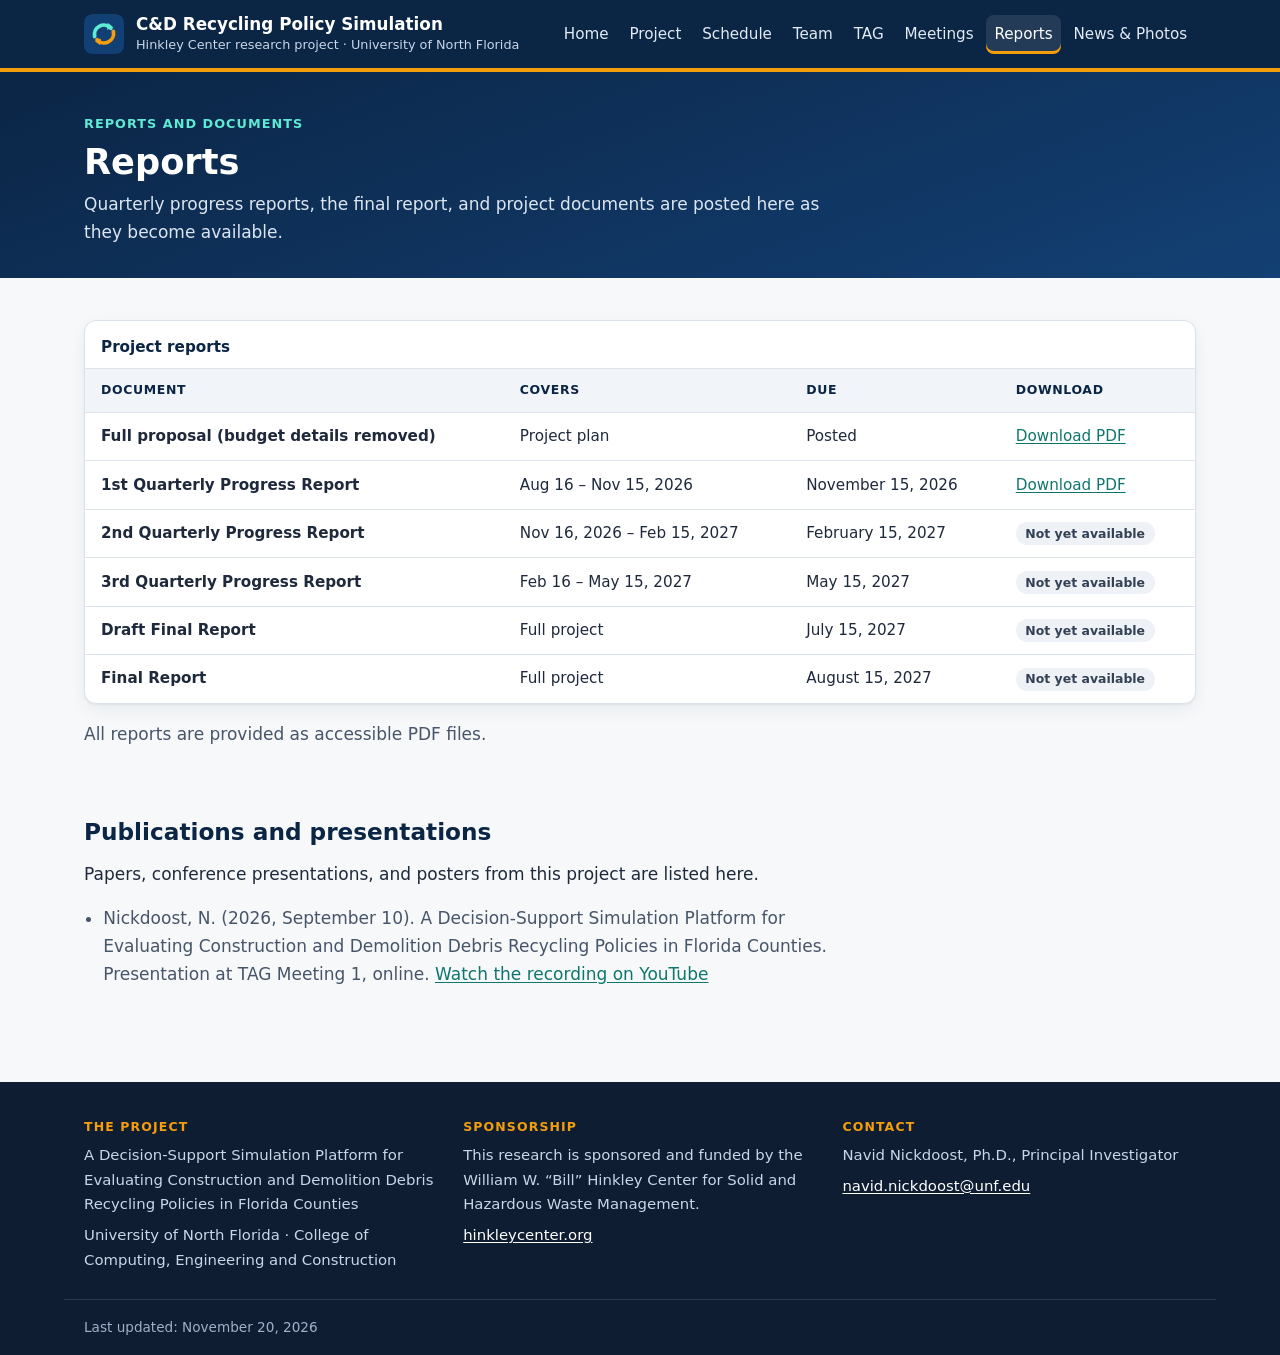
<file: reports.html>
<!DOCTYPE html>
<html lang="en">
<head>
  <meta charset="utf-8">
  <meta name="viewport" content="width=device-width, initial-scale=1">
  <title>Reports | C&amp;D Recycling Policy Simulation</title>
  <meta name="description" content="Quarterly progress reports, final report, and project documents for the C&amp;D recycling policy simulation project.">
  <meta property="og:title" content="Reports | C&amp;D Recycling Policy Simulation">
  <meta property="og:description" content="Quarterly progress reports, final report, and project documents for the C&amp;D recycling policy simulation project.">
  <meta property="og:type" content="website">
  <link rel="icon" href="favicon.svg" type="image/svg+xml">
  <link rel="stylesheet" href="style.css">
</head>
<body>
  <a class="skip-link" href="#main">Skip to main content</a>

  <header class="site-header">
    <div class="wrap header-inner">
      <a class="brand" href="index.html">
        <svg class="brand-mark" viewBox="0 0 64 64" aria-hidden="true" focusable="false"><rect width="64" height="64" rx="14" fill="#134074"/><path d="M17 36a15 15 0 0 1 26-13" fill="none" stroke="#5EEAD4" stroke-width="6" stroke-linecap="round"/><path d="M47 28a15 15 0 0 1-26 13" fill="none" stroke="#F59E0B" stroke-width="6" stroke-linecap="round"/><path d="M38 14l9 7-10 4z" fill="#5EEAD4"/><path d="M26 50l-9-7 10-4z" fill="#F59E0B"/></svg>
        <span>
          <span class="brand-name">C&amp;D Recycling Policy Simulation</span>
          <span class="brand-sub">Hinkley Center research project &middot; University of North Florida</span>
        </span>
      </a>
      <nav class="site-nav" aria-label="Main">
        <ul>
          <li><a href="index.html">Home</a></li>
          <li><a href="project.html">Project</a></li>
          <li><a href="schedule.html">Schedule</a></li>
          <li><a href="team.html">Team</a></li>
          <li><a href="tag.html">TAG</a></li>
          <li><a href="meetings.html">Meetings</a></li>
          <li><a href="reports.html" aria-current="page">Reports</a></li>
          <li><a href="news.html">News &amp; Photos</a></li>
        </ul>
      </nav>
    </div>
  </header>

  <main id="main">
    <section class="page-hero">
      <div class="wrap">
        <span class="kicker">Reports and documents</span>
        <h1>Reports</h1>
        <p>Quarterly progress reports, the final report, and project documents are posted here as they become available.</p>
      </div>
    </section>

    <section class="section">
      <div class="wrap">
        <div class="table-wrap">
          <table>
            <caption>Project reports</caption>
            <thead>
              <tr><th scope="col">Document</th><th scope="col">Covers</th><th scope="col">Due</th><th scope="col">Download</th></tr>
            </thead>
            <tbody>
              <tr>
                <th scope="row">Full proposal (budget details removed)</th>
                <td>Project plan</td>
                <td>Posted</td>
                <td><a href="full-proposal.pdf">Download PDF</a></td>
              </tr>
              <tr>
                <th scope="row">1st Quarterly Progress Report</th>
                <td>Aug 16 &ndash; Nov 15, 2026</td>
                <td>November 15, 2026</td>
                <td><a href="Q1-progress-report.pdf">Download PDF</a></td>
              </tr>
              <tr>
                <th scope="row">2nd Quarterly Progress Report</th>
                <td>Nov 16, 2026 &ndash; Feb 15, 2027</td>
                <td>February 15, 2027</td>
                <td><span class="badge badge-planned">Not yet available</span>
                  <!-- WHEN POSTED: save as Q2-progress-report.pdf and replace the badge above with:
                  <a href="Q2-progress-report.pdf">Download PDF</a> -->
                </td>
              </tr>
              <tr>
                <th scope="row">3rd Quarterly Progress Report</th>
                <td>Feb 16 &ndash; May 15, 2027</td>
                <td>May 15, 2027</td>
                <td><span class="badge badge-planned">Not yet available</span>
                  <!-- WHEN POSTED: save as Q3-progress-report.pdf and replace the badge above with:
                  <a href="Q3-progress-report.pdf">Download PDF</a> -->
                </td>
              </tr>
              <tr>
                <th scope="row">Draft Final Report</th>
                <td>Full project</td>
                <td>July 15, 2027</td>
                <td><span class="badge badge-planned">Not yet available</span>
                  <!-- WHEN POSTED: save as draft-final-report.pdf and replace the badge above with:
                  <a href="draft-final-report.pdf">Download PDF</a> -->
                </td>
              </tr>
              <tr>
                <th scope="row">Final Report</th>
                <td>Full project</td>
                <td>August 15, 2027</td>
                <td><span class="badge badge-planned">Not yet available</span>
                  <!-- WHEN POSTED: save as final-report.pdf and replace the badge above with:
                  <a href="final-report.pdf">Download PDF</a> -->
                </td>
              </tr>
            </tbody>
          </table>
        </div>
        <p class="section-intro" style="margin-top:1rem">All reports are provided as accessible PDF files.</p>
      </div>
    </section>

    <section class="section">
      <div class="wrap"><div class="prose">
        <h2>Publications and presentations</h2>
        <p>Papers, conference presentations, and posters from this project are listed here.</p>
        <ul class="plain-list">
          <li>Nickdoost, N. (2026, September 10). A Decision-Support Simulation Platform for Evaluating Construction and Demolition Debris Recycling Policies in Florida Counties. Presentation at TAG Meeting 1, online. <a href="https://youtu.be/eEtXcCHlQ94">Watch the recording on YouTube</a></li>
        </ul>
        <!-- Example entry:
        <ul class="plain-list">
          <li>Author, A., &amp; Author, B. (2027). Title of paper. <em>Journal Name</em>. <a href="https://doi.org/...">doi</a></li>
        </ul> -->
      </div></div>
    </section>

  </main>

  <footer class="site-footer">
    <div class="wrap footer-grid">
      <div>
        <h2>The project</h2>
        <p>A Decision-Support Simulation Platform for Evaluating Construction and Demolition Debris Recycling Policies in Florida Counties</p>
        <p>University of North Florida &middot; College of Computing, Engineering and Construction</p>
      </div>
      <div>
        <h2>Sponsorship</h2>
        <p>This research is sponsored and funded by the William W. &ldquo;Bill&rdquo; Hinkley Center for Solid and Hazardous Waste Management.</p>
        <p><a href="https://www.hinkleycenter.org/">hinkleycenter.org</a></p>
      </div>
      <div>
        <h2>Contact</h2>
        <p>Navid Nickdoost, Ph.D., Principal Investigator</p>
        <p><a href="mailto:navid.nickdoost@unf.edu">navid.nickdoost@unf.edu</a></p>
      </div>
    </div>
    <div class="wrap footer-bottom">
      <!-- Update this date whenever you change the site. -->
      Last updated: November 20, 2026
    </div>
  </footer>
</body>
</html>
</file>
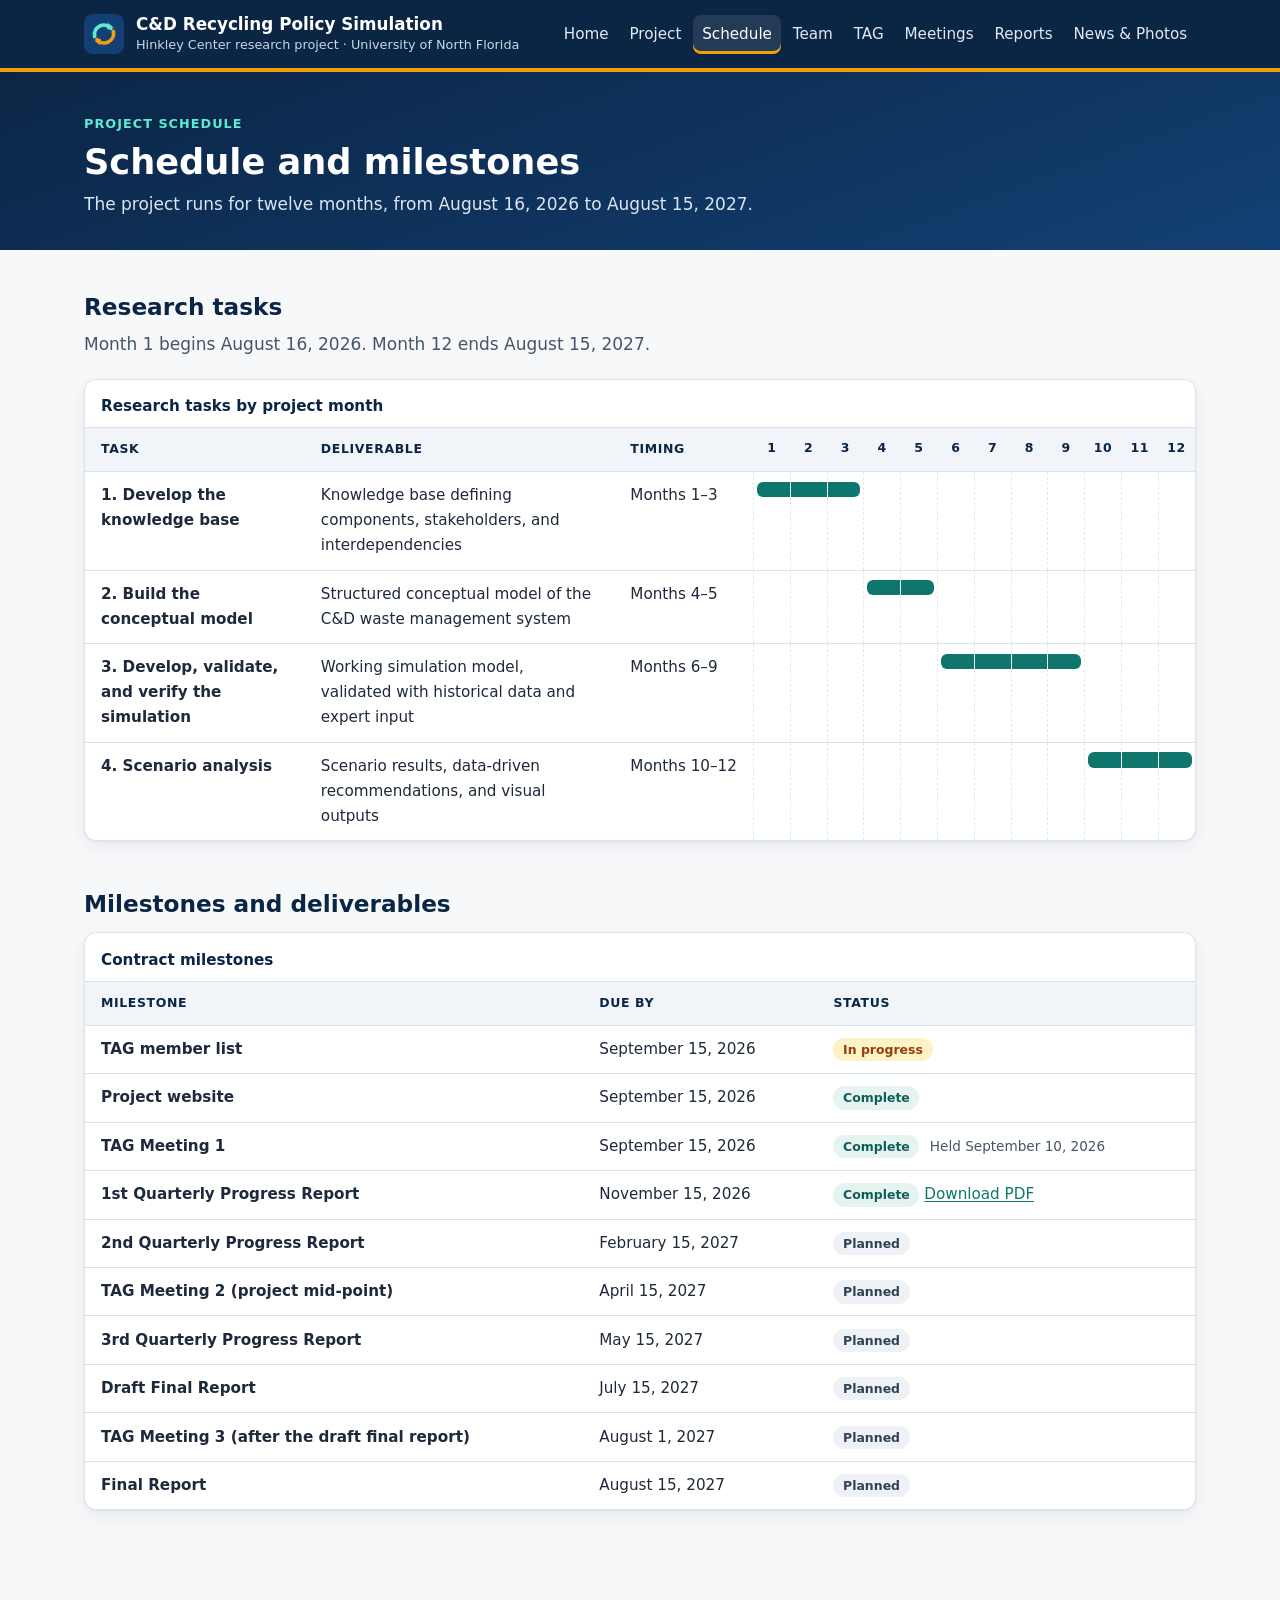
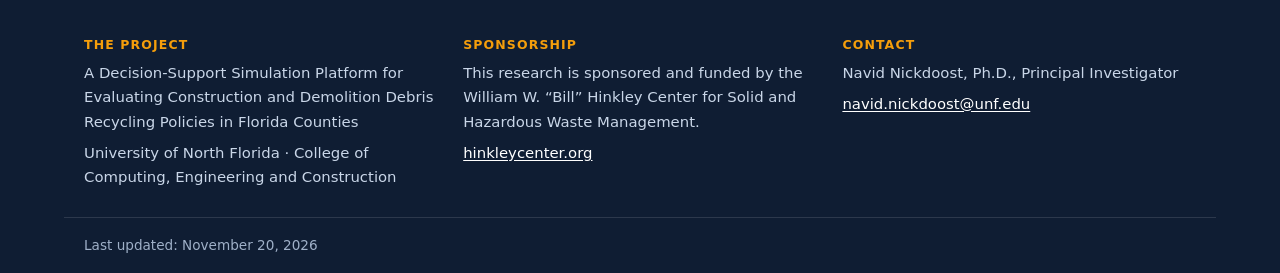
<file: schedule.html>
<!DOCTYPE html>
<html lang="en">
<head>
  <meta charset="utf-8">
  <meta name="viewport" content="width=device-width, initial-scale=1">
  <title>Schedule | C&amp;D Recycling Policy Simulation</title>
  <meta name="description" content="Research tasks, TAG meetings, and report due dates for the C&amp;D recycling policy simulation project.">
  <meta property="og:title" content="Schedule | C&amp;D Recycling Policy Simulation">
  <meta property="og:description" content="Research tasks, TAG meetings, and report due dates for the C&amp;D recycling policy simulation project.">
  <meta property="og:type" content="website">
  <link rel="icon" href="favicon.svg" type="image/svg+xml">
  <link rel="stylesheet" href="style.css">
</head>
<body>
  <a class="skip-link" href="#main">Skip to main content</a>

  <header class="site-header">
    <div class="wrap header-inner">
      <a class="brand" href="index.html">
        <svg class="brand-mark" viewBox="0 0 64 64" aria-hidden="true" focusable="false"><rect width="64" height="64" rx="14" fill="#134074"/><path d="M17 36a15 15 0 0 1 26-13" fill="none" stroke="#5EEAD4" stroke-width="6" stroke-linecap="round"/><path d="M47 28a15 15 0 0 1-26 13" fill="none" stroke="#F59E0B" stroke-width="6" stroke-linecap="round"/><path d="M38 14l9 7-10 4z" fill="#5EEAD4"/><path d="M26 50l-9-7 10-4z" fill="#F59E0B"/></svg>
        <span>
          <span class="brand-name">C&amp;D Recycling Policy Simulation</span>
          <span class="brand-sub">Hinkley Center research project &middot; University of North Florida</span>
        </span>
      </a>
      <nav class="site-nav" aria-label="Main">
        <ul>
          <li><a href="index.html">Home</a></li>
          <li><a href="project.html">Project</a></li>
          <li><a href="schedule.html" aria-current="page">Schedule</a></li>
          <li><a href="team.html">Team</a></li>
          <li><a href="tag.html">TAG</a></li>
          <li><a href="meetings.html">Meetings</a></li>
          <li><a href="reports.html">Reports</a></li>
          <li><a href="news.html">News &amp; Photos</a></li>
        </ul>
      </nav>
    </div>
  </header>

  <main id="main">
    <section class="page-hero">
      <div class="wrap">
        <span class="kicker">Project schedule</span>
        <h1>Schedule and milestones</h1>
        <p>The project runs for twelve months, from August 16, 2026 to August 15, 2027.</p>
      </div>
    </section>

    <section class="section">
      <div class="wrap">
        <h2>Research tasks</h2>
        <p class="section-intro">Month 1 begins August 16, 2026. Month 12 ends August 15, 2027.</p>
        <div class="table-wrap">
          <table class="gantt">
            <caption>Research tasks by project month</caption>
            <thead>
              <tr>
                <th scope="col">Task</th>
                <th scope="col">Deliverable</th>
                <th scope="col">Timing</th>
                <th scope="col" class="m">1</th><th scope="col" class="m">2</th><th scope="col" class="m">3</th><th scope="col" class="m">4</th><th scope="col" class="m">5</th><th scope="col" class="m">6</th><th scope="col" class="m">7</th><th scope="col" class="m">8</th><th scope="col" class="m">9</th><th scope="col" class="m">10</th><th scope="col" class="m">11</th><th scope="col" class="m">12</th>
              </tr>
            </thead>
            <tbody>
              <tr>
                <th scope="row">1. Develop the knowledge base</th>
                <td>Knowledge base defining components, stakeholders, and interdependencies</td>
                <td class="nowrap">Months 1&ndash;3</td>
                <td class="m"><span class="bar start"></span></td><td class="m"><span class="bar"></span></td><td class="m"><span class="bar end"></span></td><td class="m"></td><td class="m"></td><td class="m"></td><td class="m"></td><td class="m"></td><td class="m"></td><td class="m"></td><td class="m"></td><td class="m"></td>
              </tr>
              <tr>
                <th scope="row">2. Build the conceptual model</th>
                <td>Structured conceptual model of the C&amp;D waste management system</td>
                <td class="nowrap">Months 4&ndash;5</td>
                <td class="m"></td><td class="m"></td><td class="m"></td><td class="m"><span class="bar start"></span></td><td class="m"><span class="bar end"></span></td><td class="m"></td><td class="m"></td><td class="m"></td><td class="m"></td><td class="m"></td><td class="m"></td><td class="m"></td>
              </tr>
              <tr>
                <th scope="row">3. Develop, validate, and verify the simulation</th>
                <td>Working simulation model, validated with historical data and expert input</td>
                <td class="nowrap">Months 6&ndash;9</td>
                <td class="m"></td><td class="m"></td><td class="m"></td><td class="m"></td><td class="m"></td><td class="m"><span class="bar start"></span></td><td class="m"><span class="bar"></span></td><td class="m"><span class="bar"></span></td><td class="m"><span class="bar end"></span></td><td class="m"></td><td class="m"></td><td class="m"></td>
              </tr>
              <tr>
                <th scope="row">4. Scenario analysis</th>
                <td>Scenario results, data-driven recommendations, and visual outputs</td>
                <td class="nowrap">Months 10&ndash;12</td>
                <td class="m"></td><td class="m"></td><td class="m"></td><td class="m"></td><td class="m"></td><td class="m"></td><td class="m"></td><td class="m"></td><td class="m"></td><td class="m"><span class="bar start"></span></td><td class="m"><span class="bar"></span></td><td class="m"><span class="bar end"></span></td>
              </tr>
            </tbody>
          </table>
        </div>
      </div>
    </section>

    <section class="section">
      <div class="wrap">
        <h2>Milestones and deliverables</h2>
        <div class="table-wrap">
          <table>
            <caption>Contract milestones</caption>
            <thead>
              <tr><th scope="col">Milestone</th><th scope="col">Due by</th><th scope="col">Status</th></tr>
            </thead>
            <tbody>
              <!-- To update a status, change the badge. Options:
                   <span class="badge badge-live">Complete</span>
                   <span class="badge badge-pending">In progress</span>
                   <span class="badge badge-planned">Planned</span> -->
              <tr><th scope="row">TAG member list</th><td>September 15, 2026</td><td><span class="badge badge-pending">In progress</span></td></tr>
              <tr><th scope="row">Project website</th><td>September 15, 2026</td><td><span class="badge badge-live">Complete</span></td></tr>
              <tr><th scope="row">TAG Meeting 1</th><td>September 15, 2026</td><td><span class="badge badge-live">Complete</span> <span class="done-date">Held September 10, 2026</span></td></tr>
              <tr><th scope="row">1st Quarterly Progress Report</th><td>November 15, 2026</td><td><span class="badge badge-live">Complete</span> <a href="Q1-progress-report.pdf">Download PDF</a></td></tr>
              <tr><th scope="row">2nd Quarterly Progress Report</th><td>February 15, 2027</td><td><span class="badge badge-planned">Planned</span></td></tr>
              <tr><th scope="row">TAG Meeting 2 (project mid-point)</th><td>April 15, 2027</td><td><span class="badge badge-planned">Planned</span></td></tr>
              <tr><th scope="row">3rd Quarterly Progress Report</th><td>May 15, 2027</td><td><span class="badge badge-planned">Planned</span></td></tr>
              <tr><th scope="row">Draft Final Report</th><td>July 15, 2027</td><td><span class="badge badge-planned">Planned</span></td></tr>
              <tr><th scope="row">TAG Meeting 3 (after the draft final report)</th><td>August 1, 2027</td><td><span class="badge badge-planned">Planned</span></td></tr>
              <tr><th scope="row">Final Report</th><td>August 15, 2027</td><td><span class="badge badge-planned">Planned</span></td></tr>
            </tbody>
          </table>
        </div>
      </div>
    </section>

  </main>

  <footer class="site-footer">
    <div class="wrap footer-grid">
      <div>
        <h2>The project</h2>
        <p>A Decision-Support Simulation Platform for Evaluating Construction and Demolition Debris Recycling Policies in Florida Counties</p>
        <p>University of North Florida &middot; College of Computing, Engineering and Construction</p>
      </div>
      <div>
        <h2>Sponsorship</h2>
        <p>This research is sponsored and funded by the William W. &ldquo;Bill&rdquo; Hinkley Center for Solid and Hazardous Waste Management.</p>
        <p><a href="https://www.hinkleycenter.org/">hinkleycenter.org</a></p>
      </div>
      <div>
        <h2>Contact</h2>
        <p>Navid Nickdoost, Ph.D., Principal Investigator</p>
        <p><a href="mailto:navid.nickdoost@unf.edu">navid.nickdoost@unf.edu</a></p>
      </div>
    </div>
    <div class="wrap footer-bottom">
      <!-- Update this date whenever you change the site. -->
      Last updated: November 20, 2026
    </div>
  </footer>
</body>
</html>
</file>
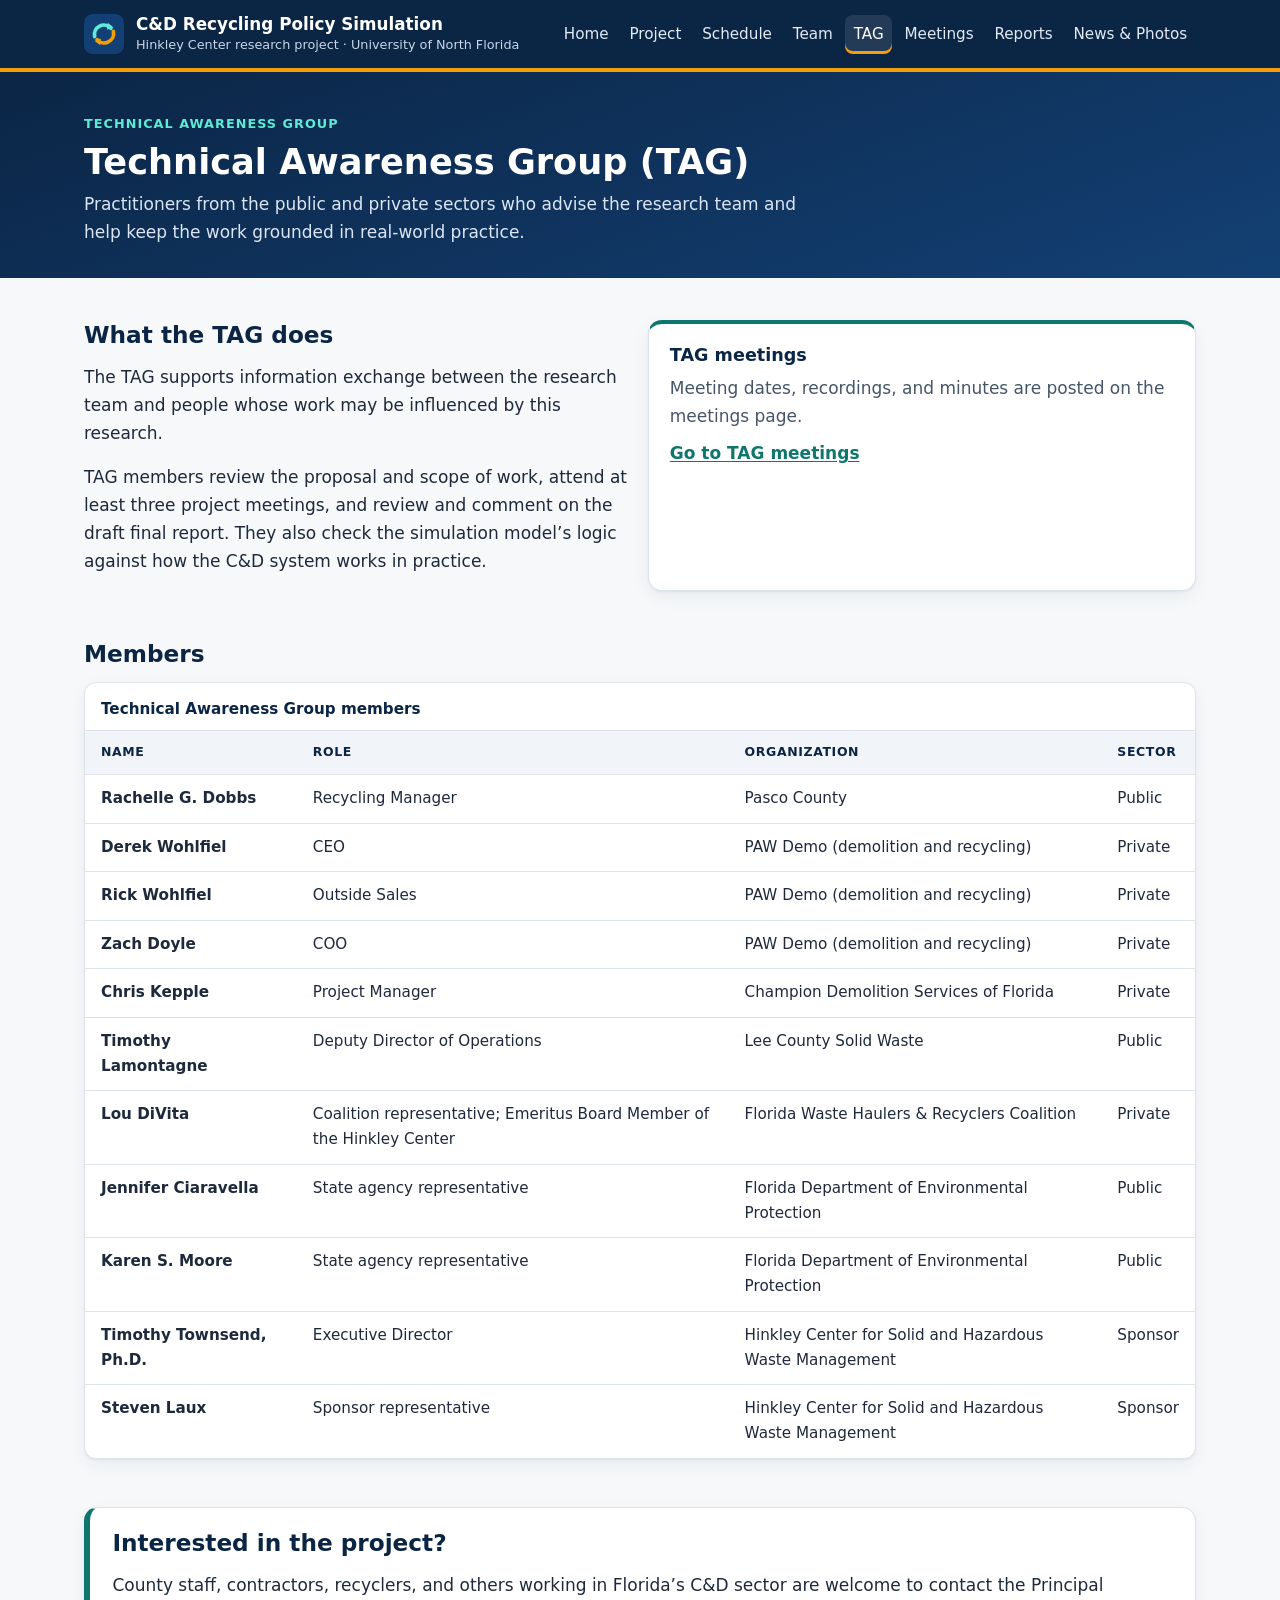
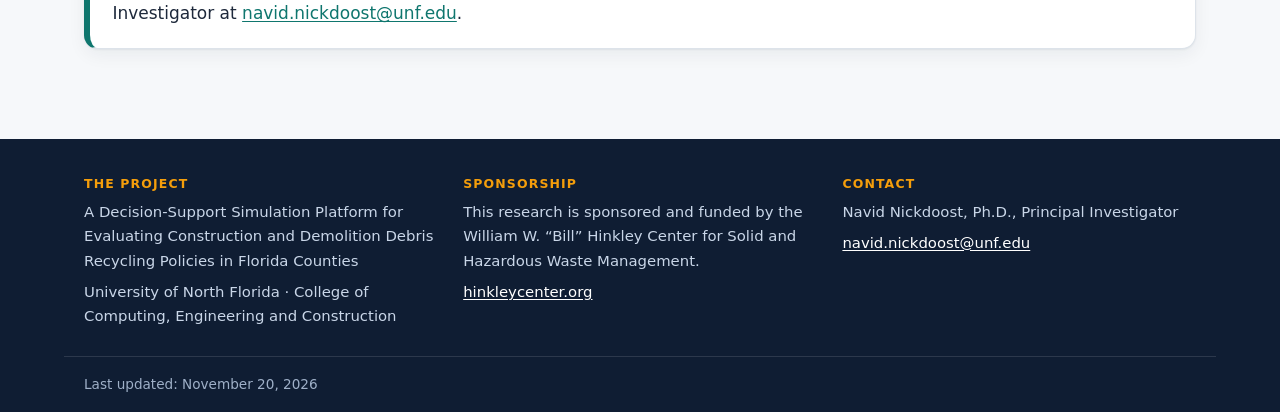
<file: tag.html>
<!DOCTYPE html>
<html lang="en">
<head>
  <meta charset="utf-8">
  <meta name="viewport" content="width=device-width, initial-scale=1">
  <title>TAG | C&amp;D Recycling Policy Simulation</title>
  <meta name="description" content="Technical Awareness Group members advising the C&amp;D recycling policy simulation project.">
  <meta property="og:title" content="TAG | C&amp;D Recycling Policy Simulation">
  <meta property="og:description" content="Technical Awareness Group members advising the C&amp;D recycling policy simulation project.">
  <meta property="og:type" content="website">
  <link rel="icon" href="favicon.svg" type="image/svg+xml">
  <link rel="stylesheet" href="style.css">
</head>
<body>
  <a class="skip-link" href="#main">Skip to main content</a>

  <header class="site-header">
    <div class="wrap header-inner">
      <a class="brand" href="index.html">
        <svg class="brand-mark" viewBox="0 0 64 64" aria-hidden="true" focusable="false"><rect width="64" height="64" rx="14" fill="#134074"/><path d="M17 36a15 15 0 0 1 26-13" fill="none" stroke="#5EEAD4" stroke-width="6" stroke-linecap="round"/><path d="M47 28a15 15 0 0 1-26 13" fill="none" stroke="#F59E0B" stroke-width="6" stroke-linecap="round"/><path d="M38 14l9 7-10 4z" fill="#5EEAD4"/><path d="M26 50l-9-7 10-4z" fill="#F59E0B"/></svg>
        <span>
          <span class="brand-name">C&amp;D Recycling Policy Simulation</span>
          <span class="brand-sub">Hinkley Center research project &middot; University of North Florida</span>
        </span>
      </a>
      <nav class="site-nav" aria-label="Main">
        <ul>
          <li><a href="index.html">Home</a></li>
          <li><a href="project.html">Project</a></li>
          <li><a href="schedule.html">Schedule</a></li>
          <li><a href="team.html">Team</a></li>
          <li><a href="tag.html" aria-current="page">TAG</a></li>
          <li><a href="meetings.html">Meetings</a></li>
          <li><a href="reports.html">Reports</a></li>
          <li><a href="news.html">News &amp; Photos</a></li>
        </ul>
      </nav>
    </div>
  </header>

  <main id="main">
    <section class="page-hero">
      <div class="wrap">
        <span class="kicker">Technical Awareness Group</span>
        <h1>Technical Awareness Group (TAG)</h1>
        <p>Practitioners from the public and private sectors who advise the research team and help keep the work grounded in real-world practice.</p>
      </div>
    </section>

    <section class="section">
      <div class="wrap grid grid-wide">
        <div class="prose">
          <h2>What the TAG does</h2>
          <p>The TAG supports information exchange between the research team and people whose work may be influenced by this research.</p>
          <p>TAG members review the proposal and scope of work, attend at least three project meetings, and review and comment on the draft final report. They also check the simulation model&rsquo;s logic against how the C&amp;D system works in practice.</p>
        </div>
        <div class="card card-accent">
          <h3>TAG meetings</h3>
          <p>Meeting dates, recordings, and minutes are posted on the meetings page.</p>
          <a class="more" href="meetings.html">Go to TAG meetings</a>
        </div>
      </div>
    </section>

    <section class="section">
      <div class="wrap">
        <h2>Members</h2>
        <div class="table-wrap">
          <table>
            <caption>Technical Awareness Group members</caption>
            <thead>
              <tr><th scope="col">Name</th><th scope="col">Role</th><th scope="col">Organization</th><th scope="col">Sector</th></tr>
            </thead>
            <tbody>
              <!-- To add a member, copy one <tr> row and edit it. -->
              <tr><th scope="row">Rachelle G. Dobbs</th><td>Recycling Manager</td><td>Pasco County</td><td>Public</td></tr>
              <tr><th scope="row">Derek Wohlfiel</th><td>CEO</td><td>PAW Demo (demolition and recycling)</td><td>Private</td></tr>
              <tr><th scope="row">Rick Wohlfiel</th><td>Outside Sales</td><td>PAW Demo (demolition and recycling)</td><td>Private</td></tr>
              <tr><th scope="row">Zach Doyle</th><td>COO</td><td>PAW Demo (demolition and recycling)</td><td>Private</td></tr>
              <tr><th scope="row">Chris Kepple</th><td>Project Manager</td><td>Champion Demolition Services of Florida</td><td>Private</td></tr>
              <tr><th scope="row">Timothy Lamontagne</th><td>Deputy Director of Operations</td><td>Lee County Solid Waste</td><td>Public</td></tr>
              <tr><th scope="row">Lou DiVita</th><td>Coalition representative; Emeritus Board Member of the Hinkley Center</td><td>Florida Waste Haulers &amp; Recyclers Coalition</td><td>Private</td></tr>
              <tr><th scope="row">Jennifer Ciaravella</th><td>State agency representative</td><td>Florida Department of Environmental Protection</td><td>Public</td></tr>
              <tr><th scope="row">Karen S. Moore</th><td>State agency representative</td><td>Florida Department of Environmental Protection</td><td>Public</td></tr>
              <tr><th scope="row">Timothy Townsend, Ph.D.</th><td>Executive Director</td><td>Hinkley Center for Solid and Hazardous Waste Management</td><td>Sponsor</td></tr>
              <tr><th scope="row">Steven Laux</th><td>Sponsor representative</td><td>Hinkley Center for Solid and Hazardous Waste Management</td><td>Sponsor</td></tr>
            </tbody>
          </table>
        </div>      </div>
    </section>

    <section class="section">
      <div class="wrap">
        <div class="sponsor">
          <h2>Interested in the project?</h2>
          <p>County staff, contractors, recyclers, and others working in Florida&rsquo;s C&amp;D sector are welcome to contact the Principal Investigator at <a href="mailto:navid.nickdoost@unf.edu">navid.nickdoost@unf.edu</a>.</p>
        </div>
      </div>
    </section>

  </main>

  <footer class="site-footer">
    <div class="wrap footer-grid">
      <div>
        <h2>The project</h2>
        <p>A Decision-Support Simulation Platform for Evaluating Construction and Demolition Debris Recycling Policies in Florida Counties</p>
        <p>University of North Florida &middot; College of Computing, Engineering and Construction</p>
      </div>
      <div>
        <h2>Sponsorship</h2>
        <p>This research is sponsored and funded by the William W. &ldquo;Bill&rdquo; Hinkley Center for Solid and Hazardous Waste Management.</p>
        <p><a href="https://www.hinkleycenter.org/">hinkleycenter.org</a></p>
      </div>
      <div>
        <h2>Contact</h2>
        <p>Navid Nickdoost, Ph.D., Principal Investigator</p>
        <p><a href="mailto:navid.nickdoost@unf.edu">navid.nickdoost@unf.edu</a></p>
      </div>
    </div>
    <div class="wrap footer-bottom">
      <!-- Update this date whenever you change the site. -->
      Last updated: November 20, 2026
    </div>
  </footer>
</body>
</html>
</file>
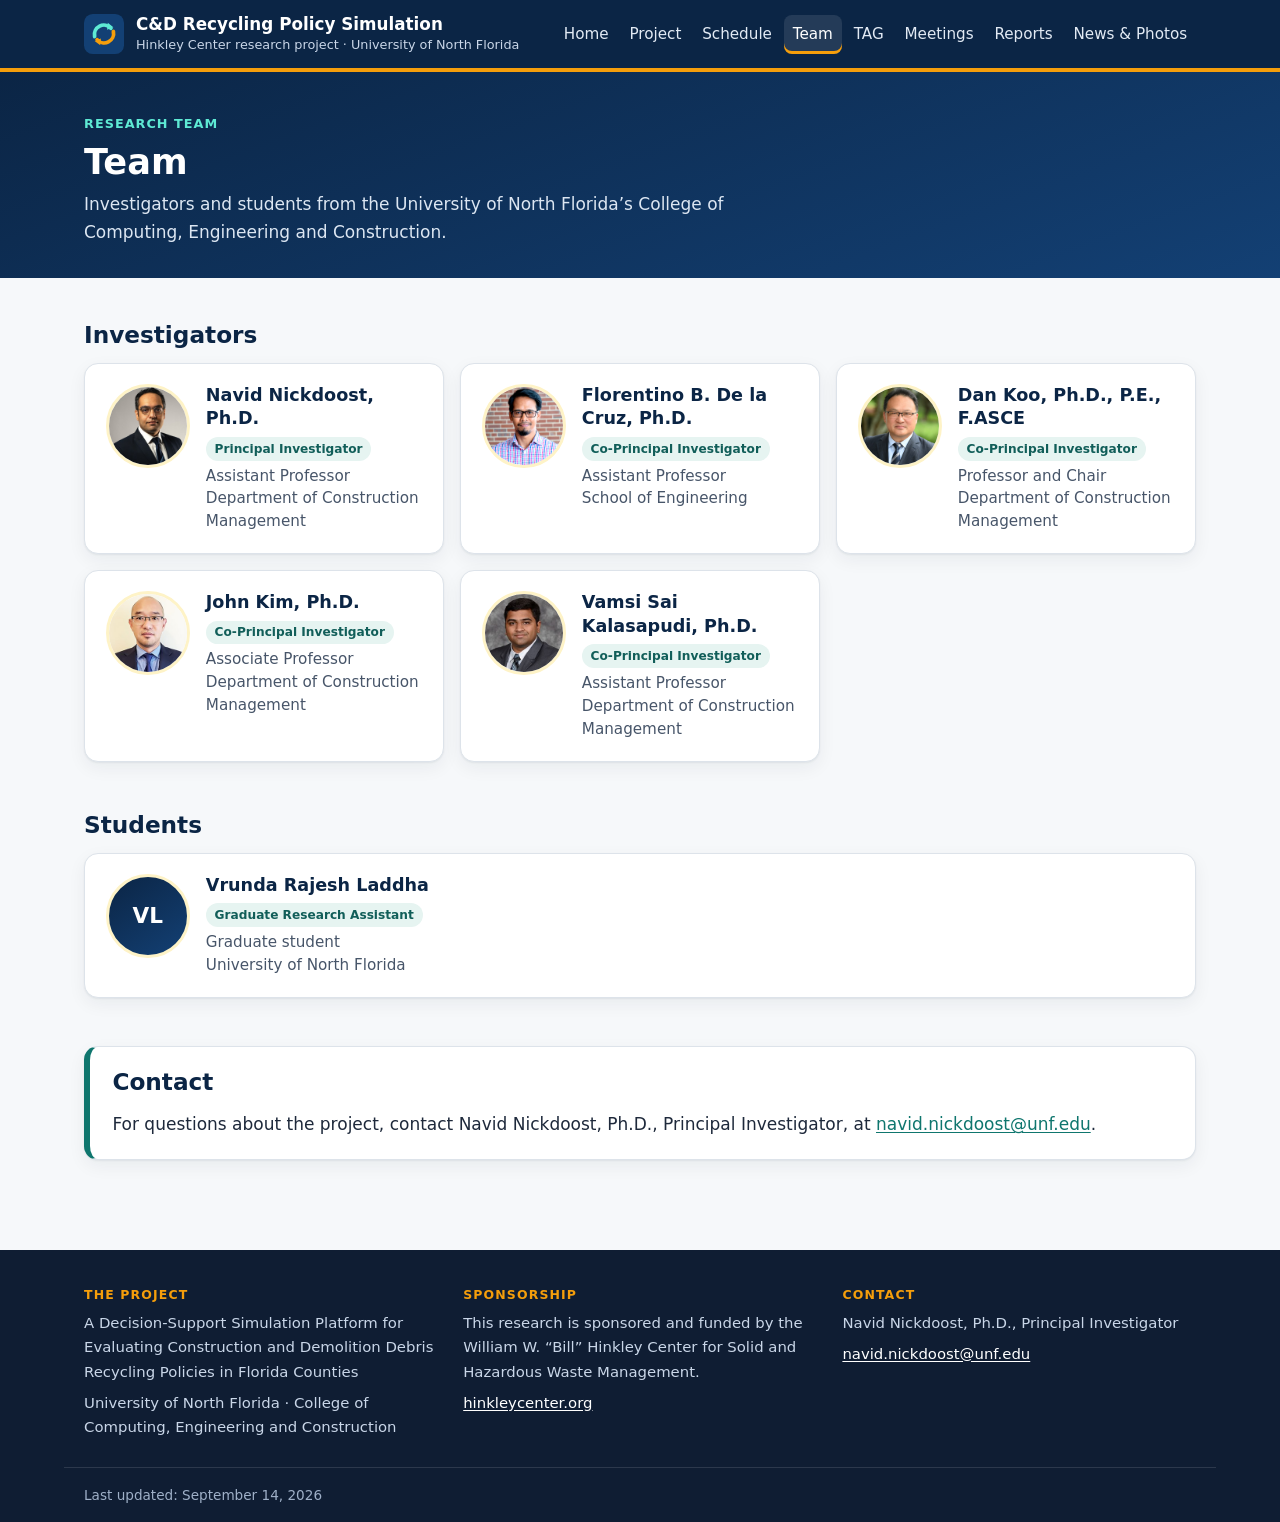
<file: team.html>
<!DOCTYPE html>
<html lang="en">
<head>
  <meta charset="utf-8">
  <meta name="viewport" content="width=device-width, initial-scale=1">
  <title>Team | C&amp;D Recycling Policy Simulation</title>
  <meta name="description" content="Investigators and students on the C&amp;D recycling policy simulation project at the University of North Florida.">
  <meta property="og:title" content="Team | C&amp;D Recycling Policy Simulation">
  <meta property="og:description" content="Investigators and students on the C&amp;D recycling policy simulation project at the University of North Florida.">
  <meta property="og:type" content="website">
  <link rel="icon" href="favicon.svg" type="image/svg+xml">
  <link rel="stylesheet" href="style.css">
</head>
<body>
  <a class="skip-link" href="#main">Skip to main content</a>

  <header class="site-header">
    <div class="wrap header-inner">
      <a class="brand" href="index.html">
        <svg class="brand-mark" viewBox="0 0 64 64" aria-hidden="true" focusable="false"><rect width="64" height="64" rx="14" fill="#134074"/><path d="M17 36a15 15 0 0 1 26-13" fill="none" stroke="#5EEAD4" stroke-width="6" stroke-linecap="round"/><path d="M47 28a15 15 0 0 1-26 13" fill="none" stroke="#F59E0B" stroke-width="6" stroke-linecap="round"/><path d="M38 14l9 7-10 4z" fill="#5EEAD4"/><path d="M26 50l-9-7 10-4z" fill="#F59E0B"/></svg>
        <span>
          <span class="brand-name">C&amp;D Recycling Policy Simulation</span>
          <span class="brand-sub">Hinkley Center research project &middot; University of North Florida</span>
        </span>
      </a>
      <nav class="site-nav" aria-label="Main">
        <ul>
          <li><a href="index.html">Home</a></li>
          <li><a href="project.html">Project</a></li>
          <li><a href="schedule.html">Schedule</a></li>
          <li><a href="team.html" aria-current="page">Team</a></li>
          <li><a href="tag.html">TAG</a></li>
          <li><a href="meetings.html">Meetings</a></li>
          <li><a href="reports.html">Reports</a></li>
          <li><a href="news.html">News &amp; Photos</a></li>
        </ul>
      </nav>
    </div>
  </header>

  <main id="main">
    <section class="page-hero">
      <div class="wrap">
        <span class="kicker">Research team</span>
        <h1>Team</h1>
        <p>Investigators and students from the University of North Florida&rsquo;s College of Computing, Engineering and Construction.</p>
      </div>
    </section>

    <section class="section">
      <div class="wrap">
        <h2>Investigators</h2>
        <div class="grid grid-wide">
          <div class="card person">
            <img class="avatar" src="photo-nickdoost.jpg" width="400" height="400" loading="lazy" alt="Headshot of Navid Nickdoost">
            <div>
              <h3>Navid Nickdoost, Ph.D.</h3>
              <span class="role">Principal Investigator</span>
              <p>Assistant Professor<br>Department of Construction Management</p>
            </div>
          </div>
          <div class="card person">
            <img class="avatar" src="photo-de-la-cruz.jpg" width="400" height="400" loading="lazy" alt="Headshot of Florentino B. De la Cruz">
            <div>
              <h3>Florentino B. De la Cruz, Ph.D.</h3>
              <span class="role">Co-Principal Investigator</span>
              <p>Assistant Professor<br>School of Engineering</p>
            </div>
          </div>
          <div class="card person">
            <img class="avatar" src="photo-koo.jpg" width="400" height="400" loading="lazy" alt="Headshot of Dan Koo">
            <div>
              <h3>Dan Koo, Ph.D., P.E., F.ASCE</h3>
              <span class="role">Co-Principal Investigator</span>
              <p>Professor and Chair<br>Department of Construction Management</p>
            </div>
          </div>
          <div class="card person">
            <img class="avatar" src="photo-kim.jpg" width="400" height="400" loading="lazy" alt="Headshot of John Kim">
            <div>
              <h3>John Kim, Ph.D.</h3>
              <span class="role">Co-Principal Investigator</span>
              <p>Associate Professor<br>Department of Construction Management</p>
            </div>
          </div>
          <div class="card person">
            <img class="avatar" src="photo-kalasapudi.jpg" width="400" height="400" loading="lazy" alt="Headshot of Vamsi Sai Kalasapudi">
            <div>
              <h3>Vamsi Sai Kalasapudi, Ph.D.</h3>
              <span class="role">Co-Principal Investigator</span>
              <p>Assistant Professor<br>Department of Construction Management</p>
            </div>
          </div>
        </div>
      </div>
    </section>

    <section class="section">
      <div class="wrap">
        <h2>Students</h2>
        <div class="grid grid-wide">
          <div class="card person">
            <div class="avatar" aria-hidden="true">VL</div>
            <!-- PHOTO: save the headshot as photo-laddha.jpg and replace the line above with:
            <img class="avatar" src="photo-laddha.jpg" width="400" height="400" loading="lazy" alt="Headshot of Vrunda Rajesh Laddha"> -->
            <div>
              <h3>Vrunda Rajesh Laddha</h3>
              <span class="role">Graduate Research Assistant</span>
              <p>Graduate student<br>University of North Florida</p>
            </div>
          </div>
        </div>
      </div>
    </section>

    <section class="section">
      <div class="wrap">
        <div class="sponsor">
          <h2>Contact</h2>
          <p>For questions about the project, contact Navid Nickdoost, Ph.D., Principal Investigator, at <a href="mailto:navid.nickdoost@unf.edu">navid.nickdoost@unf.edu</a>.</p>
        </div>
      </div>
    </section>

  </main>

  <footer class="site-footer">
    <div class="wrap footer-grid">
      <div>
        <h2>The project</h2>
        <p>A Decision-Support Simulation Platform for Evaluating Construction and Demolition Debris Recycling Policies in Florida Counties</p>
        <p>University of North Florida &middot; College of Computing, Engineering and Construction</p>
      </div>
      <div>
        <h2>Sponsorship</h2>
        <p>This research is sponsored and funded by the William W. &ldquo;Bill&rdquo; Hinkley Center for Solid and Hazardous Waste Management.</p>
        <p><a href="https://www.hinkleycenter.org/">hinkleycenter.org</a></p>
      </div>
      <div>
        <h2>Contact</h2>
        <p>Navid Nickdoost, Ph.D., Principal Investigator</p>
        <p><a href="mailto:navid.nickdoost@unf.edu">navid.nickdoost@unf.edu</a></p>
      </div>
    </div>
    <div class="wrap footer-bottom">
      <!-- Update this date whenever you change the site. -->
      Last updated: September 14, 2026
    </div>
  </footer>
</body>
</html>
</file>
<file: style.css>
/* ==========================================================================
   C&D Recycling Policy Simulation — project website styles
   Palette: navy / teal / amber. All text colour pairs meet WCAG 2.1 AA.
   ========================================================================== */

:root {
  --navy: #0B2545;
  --navy-2: #134074;
  --navy-ink: #0F1D33;
  --teal: #0F766E;
  --teal-dark: #115E59;
  --teal-soft: #E6F4F1;
  --teal-bright: #5EEAD4;
  --amber: #F59E0B;
  --amber-soft: #FEF3C7;
  --amber-ink: #92400E;
  --ink: #1E293B;
  --muted: #475569;
  --line: #DDE3EA;
  --bg: #F6F8FA;
  --card: #FFFFFF;
  --radius: 14px;
  --shadow: 0 1px 2px rgba(15, 29, 51, .06), 0 6px 18px rgba(15, 29, 51, .06);
  --max: 72rem;
}

*, *::before, *::after { box-sizing: border-box; }
html { -webkit-text-size-adjust: 100%; }
body {
  margin: 0;
  background: var(--bg);
  color: var(--ink);
  font: 17px/1.65 system-ui, -apple-system, "Segoe UI", Roboto, "Helvetica Neue", Arial, sans-serif;
}
img { max-width: 100%; height: auto; }
a { color: var(--teal); text-underline-offset: 2px; }
a:hover { color: var(--teal-dark); }
:focus-visible { outline: 3px solid var(--amber); outline-offset: 2px; border-radius: 4px; }

.visually-hidden {
  position: absolute !important; width: 1px; height: 1px; padding: 0; margin: -1px;
  overflow: hidden; clip: rect(0 0 0 0); white-space: nowrap; border: 0;
}
.skip-link {
  position: absolute; left: -999px; top: 0; z-index: 10;
  background: var(--amber); color: var(--navy); padding: .6rem 1rem; font-weight: 700;
}
.skip-link:focus { left: 1rem; top: 1rem; }

.wrap { max-width: var(--max); margin: 0 auto; padding-inline: 20px; }

/* ---------- Header & navigation ---------- */
.site-header { background: var(--navy); color: #fff; border-bottom: 4px solid var(--amber); }
.header-inner {
  display: flex; align-items: center; justify-content: space-between;
  gap: .75rem 1.5rem; flex-wrap: wrap; padding-block: .85rem;
}
.brand { display: flex; align-items: center; gap: .75rem; color: #fff; text-decoration: none; }
.brand:hover { color: #fff; }
.brand-mark { width: 40px; height: 40px; flex: none; }
.brand-name { display: block; font-weight: 700; font-size: 1.05rem; line-height: 1.2; }
.brand-sub { display: block; font-size: .8rem; color: #C9D6E8; }
.site-nav ul { list-style: none; margin: 0; padding: 0; display: flex; gap: .2rem; }
.site-nav a {
  display: block; padding: .45rem .55rem; border-radius: 8px;
  color: #E2EAF4; text-decoration: none; font-size: .95rem; font-weight: 500; white-space: nowrap;
}
.site-nav a:hover { background: rgba(255, 255, 255, .08); color: #fff; }
.site-nav a[aria-current="page"] {
  color: #fff; background: rgba(255, 255, 255, .1); box-shadow: inset 0 -3px 0 var(--amber);
}
@media (max-width: 1060px) {
  .site-nav { width: 100%; overflow-x: auto; -webkit-overflow-scrolling: touch; }
  .site-nav ul { padding-bottom: .3rem; }
}

/* ---------- Hero (home) ---------- */
.hero {
  color: #fff; padding-block: 3.25rem 3rem;
  background:
    radial-gradient(1100px 380px at 88% -12%, rgba(45, 212, 191, .20), transparent 60%),
    radial-gradient(760px 300px at -8% 112%, rgba(245, 158, 11, .16), transparent 60%),
    linear-gradient(160deg, var(--navy) 0%, var(--navy-2) 100%);
}
.eyebrow {
  display: inline-block; background: var(--amber); color: var(--navy);
  font-weight: 700; font-size: .78rem; letter-spacing: .06em; text-transform: uppercase;
  padding: .3rem .75rem; border-radius: 999px;
}
.hero h1 { font-size: clamp(1.55rem, 3.2vw, 2.35rem); line-height: 1.22; margin: 1rem 0 .9rem; max-width: 44ch; }
.hero .lead { font-size: 1.15rem; color: #DCE6F2; max-width: 62ch; margin: 0; }
.actions { display: flex; flex-wrap: wrap; gap: .75rem; margin-top: 1.6rem; }
.btn {
  display: inline-flex; align-items: center; gap: .4rem; padding: .65rem 1.1rem;
  border-radius: 10px; font-weight: 600; text-decoration: none;
}
.btn-primary { background: var(--amber); color: var(--navy); }
.btn-primary:hover { background: #FBBF24; color: var(--navy); }
.btn-ghost { border: 1.5px solid rgba(255, 255, 255, .55); color: #fff; }
.btn-ghost:hover { background: rgba(255, 255, 255, .1); color: #fff; }
.facts {
  display: grid; gap: 1rem; margin: 2.2rem 0 0; padding: 0;
  grid-template-columns: repeat(auto-fit, minmax(210px, 1fr));
}
.fact {
  background: rgba(255, 255, 255, .07); border: 1px solid rgba(255, 255, 255, .15);
  border-radius: 12px; padding: .9rem 1rem;
}
.fact dt { font-size: .74rem; text-transform: uppercase; letter-spacing: .08em; color: var(--teal-bright); font-weight: 700; }
.fact dd { margin: .25rem 0 0; font-weight: 600; line-height: 1.4; }

/* ---------- Inner page header ---------- */
.page-hero { background: linear-gradient(160deg, var(--navy), var(--navy-2)); color: #fff; padding-block: 2.2rem 2rem; }
.kicker { color: var(--teal-bright); font-weight: 700; font-size: .8rem; letter-spacing: .08em; text-transform: uppercase; }
.page-hero h1 { margin: .35rem 0 .4rem; font-size: clamp(1.6rem, 3vw, 2.2rem); line-height: 1.2; }
.page-hero p { color: #DCE6F2; max-width: 68ch; margin: 0; }

/* ---------- Sections & typography ---------- */
.section { padding-block: 2.6rem; }
.section + .section { padding-top: .4rem; }
h2 { font-size: 1.45rem; line-height: 1.3; color: var(--navy); margin: 0 0 .8rem; }
h3 { font-size: 1.1rem; line-height: 1.35; color: var(--navy); margin: 0 0 .4rem; }
.section-intro { color: var(--muted); max-width: 70ch; margin: -.3rem 0 1.3rem; }
.prose { max-width: 72ch; }
.prose p { margin: 0 0 1rem; }

/* ---------- Cards & grids ---------- */
.grid { display: grid; gap: 1rem; grid-template-columns: repeat(auto-fit, minmax(240px, 1fr)); }
.grid-wide { grid-template-columns: repeat(auto-fit, minmax(320px, 1fr)); }
.card {
  background: var(--card); border: 1px solid var(--line); border-radius: var(--radius);
  padding: 1.25rem 1.3rem; box-shadow: var(--shadow);
}
.card > p { margin: .35rem 0 0; color: var(--muted); }
.card-accent { border-top: 4px solid var(--teal); }
.card-amber { border-top: 4px solid var(--amber); }
.card-navy { border-top: 4px solid var(--navy-2); }
.card .meta { font-size: .85rem; font-weight: 700; color: var(--teal-dark); text-transform: uppercase; letter-spacing: .05em; }
.card a.more { display: inline-block; margin-top: .6rem; font-weight: 600; }

.phase-num {
  display: inline-grid; place-items: center; width: 2.1rem; height: 2.1rem; border-radius: 50%;
  background: var(--amber); color: var(--navy); font-weight: 800; margin-bottom: .6rem;
}
.plain-list { margin: .4rem 0 0; padding-left: 1.2rem; color: var(--muted); }
.plain-list li { margin-bottom: .3rem; }

/* ---------- Badges & callouts ---------- */
.badge {
  display: inline-block; font-size: .78rem; font-weight: 700; line-height: 1.4;
  padding: .18rem .6rem; border-radius: 999px; white-space: nowrap;
}
.badge-live { background: var(--teal-soft); color: var(--teal-dark); }
.badge-pending { background: var(--amber-soft); color: var(--amber-ink); }
.badge-planned { background: #EEF2F7; color: #334155; }

.note {
  background: var(--amber-soft); border-left: 5px solid var(--amber); border-radius: 10px;
  padding: .95rem 1.1rem; color: #5B3A06; max-width: 78ch;
}
.note p { margin: 0; }
.sponsor {
  background: #fff; border: 1px solid var(--line); border-left: 6px solid var(--teal);
  border-radius: var(--radius); padding: 1.3rem 1.4rem; box-shadow: var(--shadow);
}
.sponsor p { margin: .3rem 0 0; }

/* ---------- Tables ---------- */
.table-wrap { position: relative; overflow-x: auto; border: 1px solid var(--line); border-radius: 12px; background: #fff; box-shadow: var(--shadow); }
table { border-collapse: collapse; width: 100%; font-size: .95rem; }
caption { text-align: left; padding: .9rem 1rem .5rem; font-weight: 700; color: var(--navy); }
th, td { padding: .7rem 1rem; border-top: 1px solid var(--line); text-align: left; vertical-align: top; }
thead th {
  background: #F1F5F9; color: var(--navy); font-size: .78rem; text-transform: uppercase; letter-spacing: .05em;
}
tbody th { font-weight: 600; color: var(--ink); }
td.nowrap, th.nowrap { white-space: nowrap; }

/* Gantt chart */
.gantt { min-width: 760px; }
.gantt th.m, .gantt td.m { width: 2.3rem; padding: .6rem 0; text-align: center; }
.gantt td.m { border-left: 1px dashed #E5EAF0; }
.bar { display: block; height: .95rem; background: var(--teal); }
.bar.start { border-radius: 6px 0 0 6px; margin-left: 3px; }
.bar.end { border-radius: 0 6px 6px 0; margin-right: 3px; }
.bar.start.end { border-radius: 6px; }

/* ---------- Project page ---------- */
.abstract-layout {
  display: grid; gap: 2.2rem; align-items: start;
  grid-template-columns: minmax(0, 9fr) minmax(0, 11fr);
}
.framework {
  margin: 0; position: sticky; top: 1.5rem;
  background: #fff; border: 1px solid var(--line); border-radius: var(--radius);
  padding: .9rem; box-shadow: var(--shadow);
}
.framework img { display: block; width: 100%; height: auto; border-radius: 8px; }
.framework figcaption { margin-top: .75rem; font-size: .9rem; line-height: 1.5; color: var(--muted); }
.framework figcaption a { font-weight: 600; white-space: nowrap; }
@media (max-width: 980px) {
  .abstract-layout { grid-template-columns: 1fr; }
  .framework { position: static; }
}
.grid-tight { grid-template-columns: repeat(auto-fit, minmax(190px, 1fr)); }
.benefit-grid { grid-template-columns: repeat(auto-fit, minmax(min(420px, 100%), 1fr)); }
.benefit .benefit-lead { color: var(--teal-dark); font-weight: 700; margin: .1rem 0 .5rem; }
.benefit > p { color: var(--muted); }
.benefit .plain-list { margin-top: .6rem; }
.done-date { display: inline-block; margin-left: .35rem; font-size: .85rem; color: var(--muted); }

/* ---------- Team ---------- */
.person { display: flex; gap: 1rem; align-items: flex-start; }
.avatar {
  width: 84px; height: 84px; border-radius: 50%; flex: none; display: grid; place-items: center;
  background: linear-gradient(145deg, var(--navy), var(--navy-2)); color: #fff;
  font-weight: 700; font-size: 1.35rem; border: 3px solid var(--amber-soft); object-fit: cover;
}
.person h3 { margin-bottom: .1rem; }
.person p { margin: .25rem 0 0; color: var(--muted); font-size: .95rem; line-height: 1.5; }
.role {
  display: inline-block; margin-top: .25rem; font-size: .76rem; font-weight: 700; color: var(--teal-dark);
  background: var(--teal-soft); padding: .12rem .55rem; border-radius: 999px;
}

/* ---------- Meetings ---------- */
.meeting { display: grid; gap: .9rem; }
.meeting-head { display: flex; flex-wrap: wrap; align-items: center; justify-content: space-between; gap: .5rem; }
.meeting-head h2 { margin: 0; font-size: 1.3rem; }
.meeting dl { display: grid; grid-template-columns: max-content 1fr; gap: .35rem 1rem; margin: 0; }
.meeting dt { font-weight: 700; color: var(--navy); }
.meeting dd { margin: 0; color: var(--ink); }
.materials { list-style: none; margin: 0; padding: 0; display: grid; gap: .5rem; grid-template-columns: repeat(auto-fit, minmax(200px, 1fr)); }
.materials li {
  display: flex; justify-content: space-between; align-items: center; gap: .5rem;
  border: 1px solid var(--line); border-radius: 10px; padding: .55rem .8rem; background: #FBFCFD;
}
.materials .label { font-weight: 600; }

/* ---------- News timeline ---------- */
.timeline { list-style: none; margin: 0; padding: 0 0 0 .2rem; border-left: 3px solid #CFE7E2; max-width: 75ch; }
.timeline li { position: relative; padding: 0 0 1.6rem 1.5rem; }
.timeline li::before {
  content: ""; position: absolute; left: -10px; top: .35rem; width: 17px; height: 17px; border-radius: 50%;
  background: var(--amber); border: 3px solid var(--bg);
}
.timeline time { font-size: .85rem; font-weight: 700; color: var(--teal-dark); text-transform: uppercase; letter-spacing: .04em; }
.timeline h3 { margin: .15rem 0 .25rem; }
.timeline p { margin: 0; color: var(--muted); }
.photo-grid { display: grid; gap: 1rem; grid-template-columns: repeat(auto-fit, minmax(220px, 1fr)); }
.photo-grid figure { margin: 0; background: #fff; border: 1px solid var(--line); border-radius: 12px; overflow: hidden; }
.photo-grid img { display: block; width: 100%; aspect-ratio: 4 / 3; object-fit: cover; }
.photo-grid figcaption { padding: .6rem .8rem; font-size: .9rem; color: var(--muted); }

/* ---------- Footer ---------- */
.site-footer { background: var(--navy-ink); color: #C9D6E8; margin-top: 3rem; font-size: .93rem; }
.footer-grid { display: grid; gap: 1.6rem; grid-template-columns: repeat(auto-fit, minmax(230px, 1fr)); padding-block: 2.3rem 1.3rem; }
.site-footer h2 { font-size: .78rem; letter-spacing: .09em; text-transform: uppercase; color: var(--amber); margin: 0 0 .5rem; }
.site-footer p { margin: 0 0 .4rem; }
.site-footer a { color: #fff; }
.footer-bottom { border-top: 1px solid rgba(255, 255, 255, .12); padding-block: 1rem; font-size: .85rem; color: #9FB0C8; }

@media (max-width: 560px) {
  body { font-size: 16px; }
  .person { flex-direction: column; }
  .meeting dl { grid-template-columns: 1fr; }
  .meeting dd { margin-bottom: .4rem; }
}

@media print {
  .site-header, .site-nav, .actions, .skip-link { display: none; }
  .hero, .page-hero { background: none; color: var(--ink); }
  .hero .lead, .page-hero p { color: var(--ink); }
  .card, .table-wrap, .system { box-shadow: none; }
}
</file>
